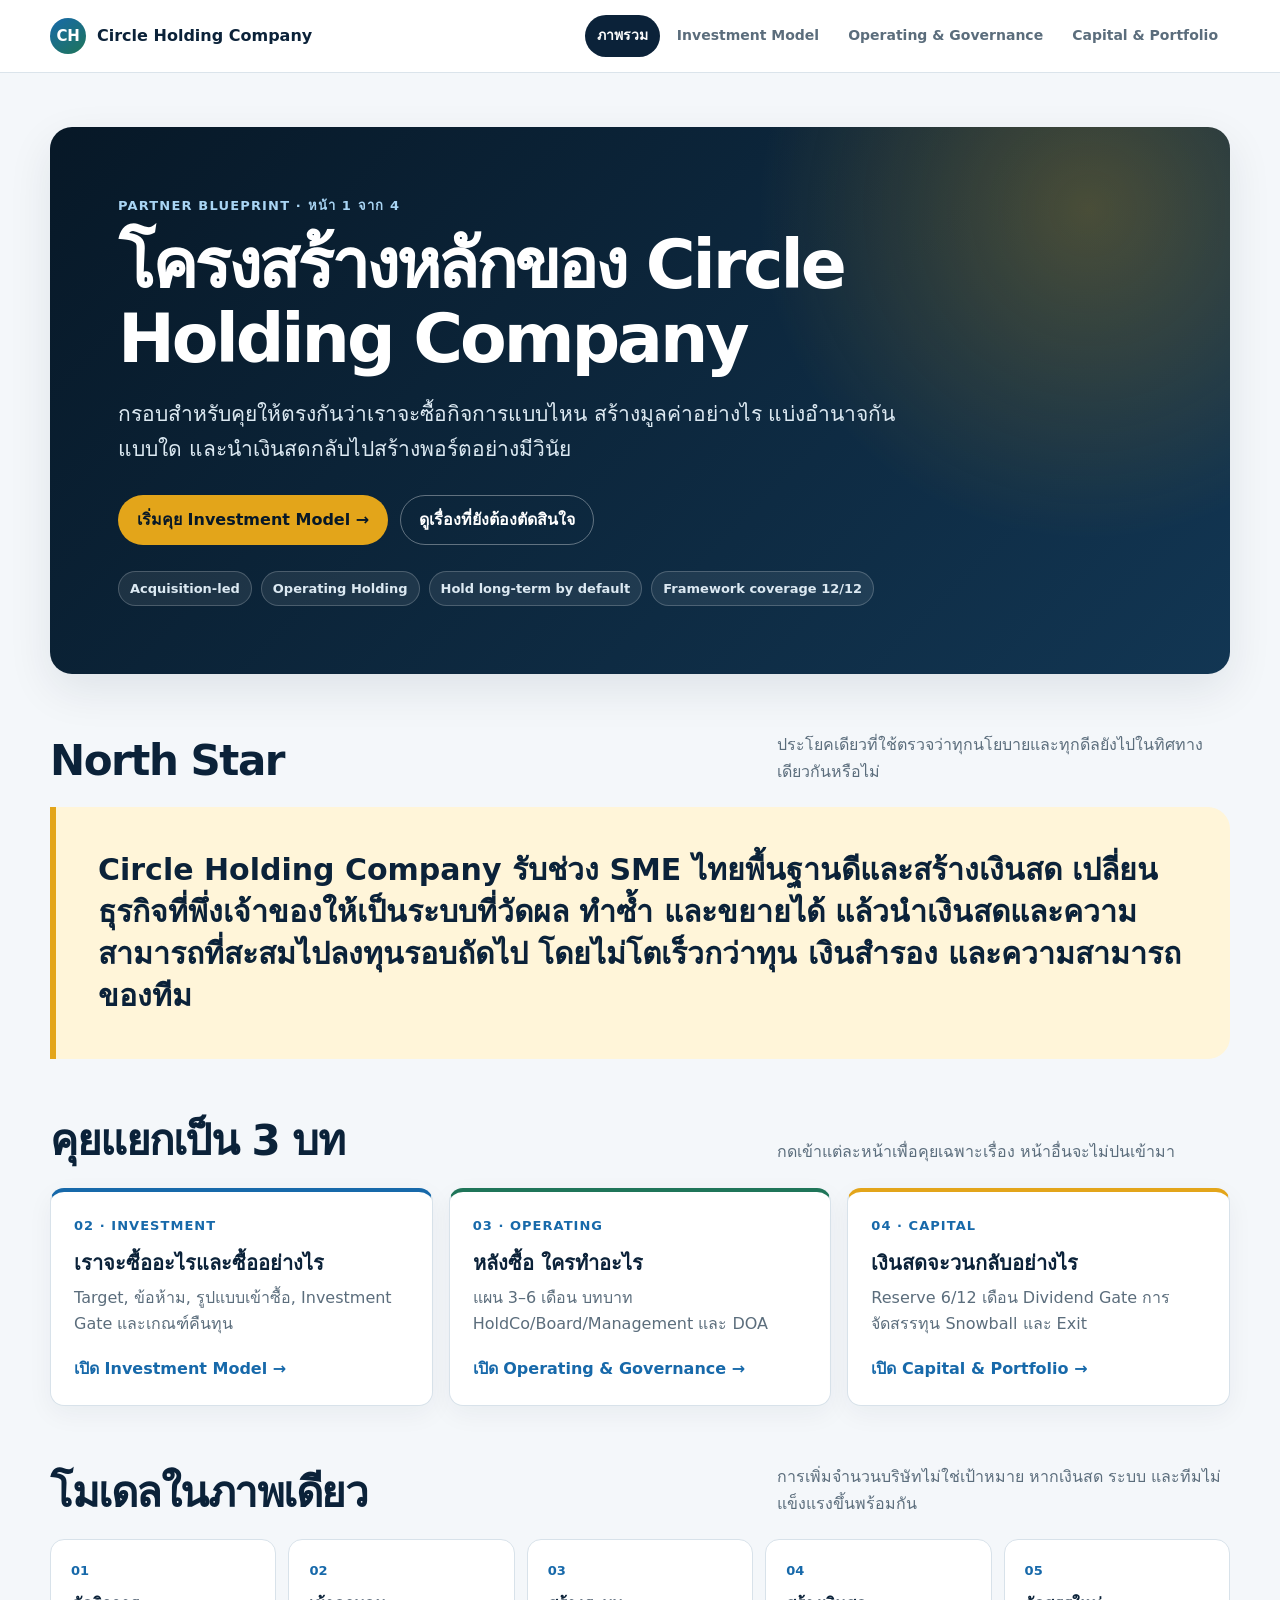
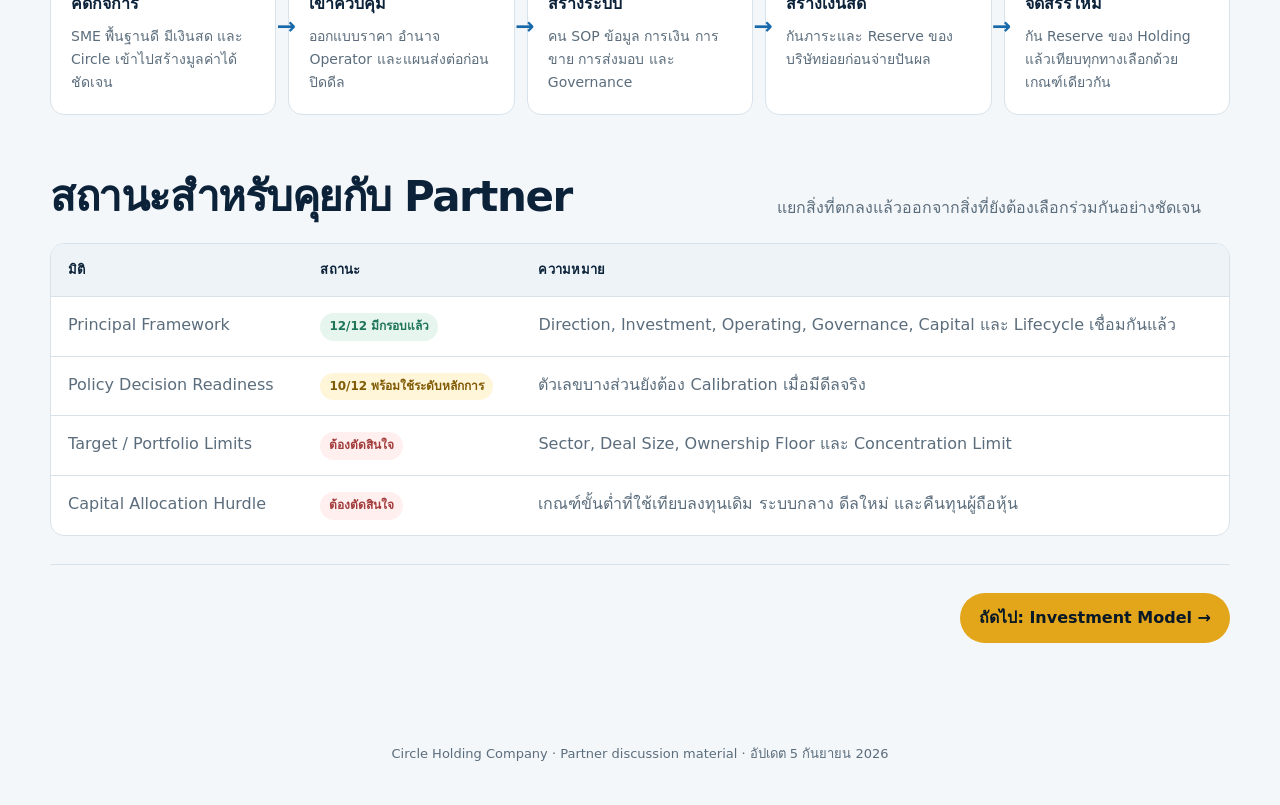
<file: index.html>
<!doctype html>
<html lang="th">
<head>
  <meta charset="utf-8">
  <meta name="viewport" content="width=device-width, initial-scale=1">
  <meta name="description" content="Company Blueprint สำหรับการหารือร่วมกันของ Partner ของ Circle Holding Company">
  <title>Circle Holding Company — Partner Blueprint</title>
  <link rel="stylesheet" href="styles.css">
</head>
<body>
  <header class="site-header">
    <div class="nav-wrap">
      <a class="brand" href="index.html" aria-label="Circle Holding Company — หน้าแรก">
        <span class="brand-mark" aria-hidden="true">CH</span>
        <span>Circle Holding Company</span>
      </a>
      <nav class="site-nav" aria-label="หัวข้อ Partner Blueprint">
        <a class="nav-link" href="index.html" aria-current="page">ภาพรวม</a>
        <a class="nav-link" href="investment-model.html">Investment Model</a>
        <a class="nav-link" href="operating-governance.html">Operating &amp; Governance</a>
        <a class="nav-link" href="capital-portfolio.html">Capital &amp; Portfolio</a>
      </nav>
    </div>
  </header>

  <main class="page-shell">
    <section class="hero">
      <p class="eyebrow">Partner Blueprint · หน้า 1 จาก 4</p>
      <h1>โครงสร้างหลักของ Circle Holding Company</h1>
      <p class="hero-copy">กรอบสำหรับคุยให้ตรงกันว่าเราจะซื้อกิจการแบบไหน สร้างมูลค่าอย่างไร แบ่งอำนาจกันแบบใด และนำเงินสดกลับไปสร้างพอร์ตอย่างมีวินัย</p>
      <div class="hero-actions">
        <a class="button" href="investment-model.html">เริ่มคุย Investment Model →</a>
        <a class="button secondary" href="#decisions">ดูเรื่องที่ยังต้องตัดสินใจ</a>
      </div>
      <div class="status-row" aria-label="สถานะหลัก">
        <span class="pill">Acquisition-led</span>
        <span class="pill">Operating Holding</span>
        <span class="pill">Hold long-term by default</span>
        <span class="pill">Framework coverage 12/12</span>
      </div>
    </section>

    <section class="section" aria-labelledby="north-star-title">
      <div class="section-heading">
        <h2 id="north-star-title">North Star</h2>
        <p>ประโยคเดียวที่ใช้ตรวจว่าทุกนโยบายและทุกดีลยังไปในทิศทางเดียวกันหรือไม่</p>
      </div>
      <div class="north-star">Circle Holding Company รับช่วง SME ไทยพื้นฐานดีและสร้างเงินสด เปลี่ยนธุรกิจที่พึ่งเจ้าของให้เป็นระบบที่วัดผล ทำซ้ำ และขยายได้ แล้วนำเงินสดและความสามารถที่สะสมไปลงทุนรอบถัดไป โดยไม่โตเร็วกว่าทุน เงินสำรอง และความสามารถของทีม</div>
    </section>

    <section class="section" aria-labelledby="chapters-title">
      <div class="section-heading">
        <h2 id="chapters-title">คุยแยกเป็น 3 บท</h2>
        <p>กดเข้าแต่ละหน้าเพื่อคุยเฉพาะเรื่อง หน้าอื่นจะไม่ปนเข้ามา</p>
      </div>
      <div class="grid three">
        <a class="card card-link blue" href="investment-model.html">
          <span class="card-number">02 · INVESTMENT</span>
          <h3>เราจะซื้ออะไรและซื้ออย่างไร</h3>
          <p>Target, ข้อห้าม, รูปแบบเข้าซื้อ, Investment Gate และเกณฑ์คืนทุน</p>
          <span class="link-label">เปิด Investment Model →</span>
        </a>
        <a class="card card-link green" href="operating-governance.html">
          <span class="card-number">03 · OPERATING</span>
          <h3>หลังซื้อ ใครทำอะไร</h3>
          <p>แผน 3–6 เดือน บทบาท HoldCo/Board/Management และ DOA</p>
          <span class="link-label">เปิด Operating &amp; Governance →</span>
        </a>
        <a class="card card-link accent" href="capital-portfolio.html">
          <span class="card-number">04 · CAPITAL</span>
          <h3>เงินสดจะวนกลับอย่างไร</h3>
          <p>Reserve 6/12 เดือน Dividend Gate การจัดสรรทุน Snowball และ Exit</p>
          <span class="link-label">เปิด Capital &amp; Portfolio →</span>
        </a>
      </div>
    </section>

    <section class="section" aria-labelledby="model-title">
      <div class="section-heading">
        <h2 id="model-title">โมเดลในภาพเดียว</h2>
        <p>การเพิ่มจำนวนบริษัทไม่ใช่เป้าหมาย หากเงินสด ระบบ และทีมไม่แข็งแรงขึ้นพร้อมกัน</p>
      </div>
      <div class="flow" aria-label="วงจรภาพรวมของ Circle Holding Company">
        <div class="flow-step"><strong>คัดกิจการ</strong><span>SME พื้นฐานดี มีเงินสด และ Circle เข้าไปสร้างมูลค่าได้ชัดเจน</span></div>
        <div class="flow-step"><strong>เข้าควบคุม</strong><span>ออกแบบราคา อำนาจ Operator และแผนส่งต่อก่อนปิดดีล</span></div>
        <div class="flow-step"><strong>สร้างระบบ</strong><span>คน SOP ข้อมูล การเงิน การขาย การส่งมอบ และ Governance</span></div>
        <div class="flow-step"><strong>สร้างเงินสด</strong><span>กันภาระและ Reserve ของบริษัทย่อยก่อนจ่ายปันผล</span></div>
        <div class="flow-step"><strong>จัดสรรใหม่</strong><span>กัน Reserve ของ Holding แล้วเทียบทุกทางเลือกด้วยเกณฑ์เดียวกัน</span></div>
      </div>
    </section>

    <section class="section" id="decisions" aria-labelledby="decisions-title">
      <div class="section-heading">
        <h2 id="decisions-title">สถานะสำหรับคุยกับ Partner</h2>
        <p>แยกสิ่งที่ตกลงแล้วออกจากสิ่งที่ยังต้องเลือกร่วมกันอย่างชัดเจน</p>
      </div>
      <div class="table-wrap">
        <table>
          <thead><tr><th>มิติ</th><th>สถานะ</th><th>ความหมาย</th></tr></thead>
          <tbody>
            <tr><td>Principal Framework</td><td><span class="tag confirmed">12/12 มีกรอบแล้ว</span></td><td>Direction, Investment, Operating, Governance, Capital และ Lifecycle เชื่อมกันแล้ว</td></tr>
            <tr><td>Policy Decision Readiness</td><td><span class="tag working">10/12 พร้อมใช้ระดับหลักการ</span></td><td>ตัวเลขบางส่วนยังต้อง Calibration เมื่อมีดีลจริง</td></tr>
            <tr><td>Target / Portfolio Limits</td><td><span class="tag open">ต้องตัดสินใจ</span></td><td>Sector, Deal Size, Ownership Floor และ Concentration Limit</td></tr>
            <tr><td>Capital Allocation Hurdle</td><td><span class="tag open">ต้องตัดสินใจ</span></td><td>เกณฑ์ขั้นต่ำที่ใช้เทียบลงทุนเดิม ระบบกลาง ดีลใหม่ และคืนทุนผู้ถือหุ้น</td></tr>
          </tbody>
        </table>
      </div>
    </section>

    <nav class="page-actions" aria-label="ไปหน้าถัดไป">
      <span></span>
      <a class="button" href="investment-model.html">ถัดไป: Investment Model →</a>
    </nav>
  </main>

  <footer class="site-footer">Circle Holding Company · Partner discussion material · อัปเดต 5 กันยายน 2026</footer>
</body>
</html>
</file>
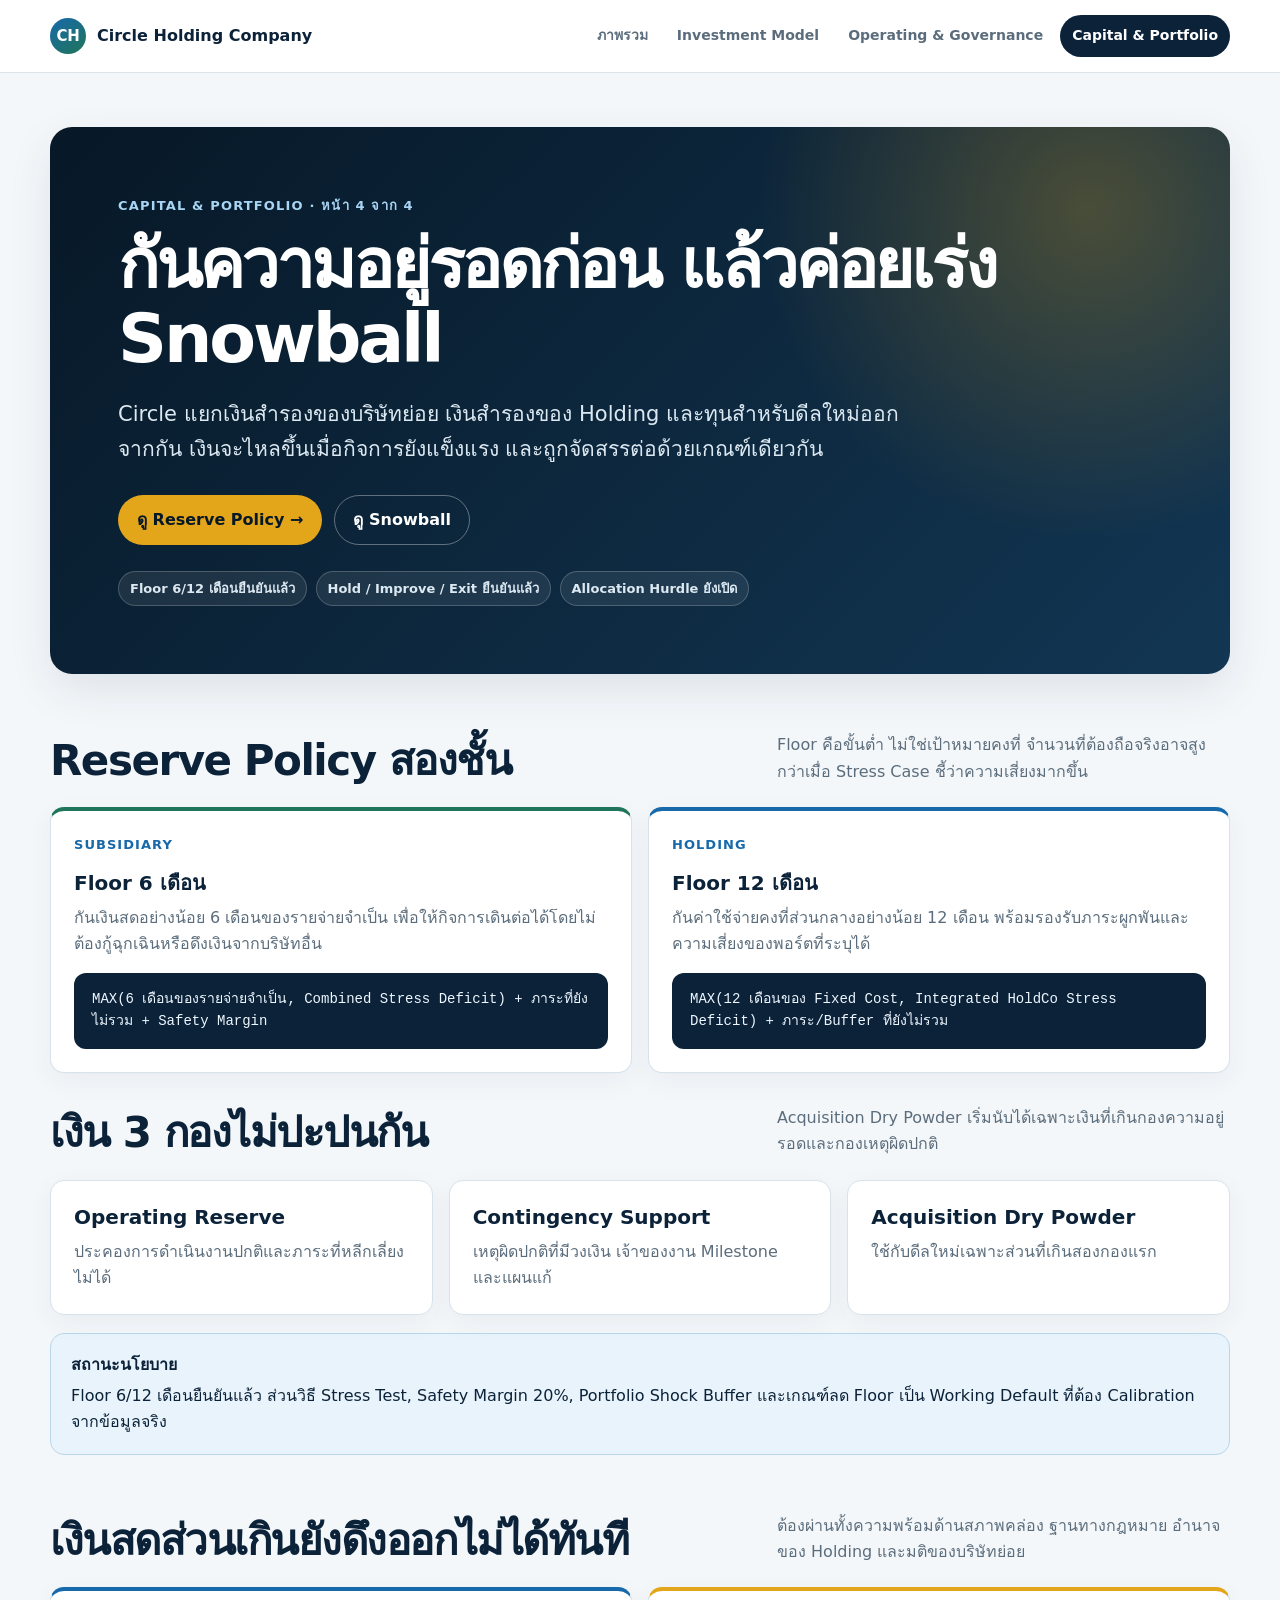
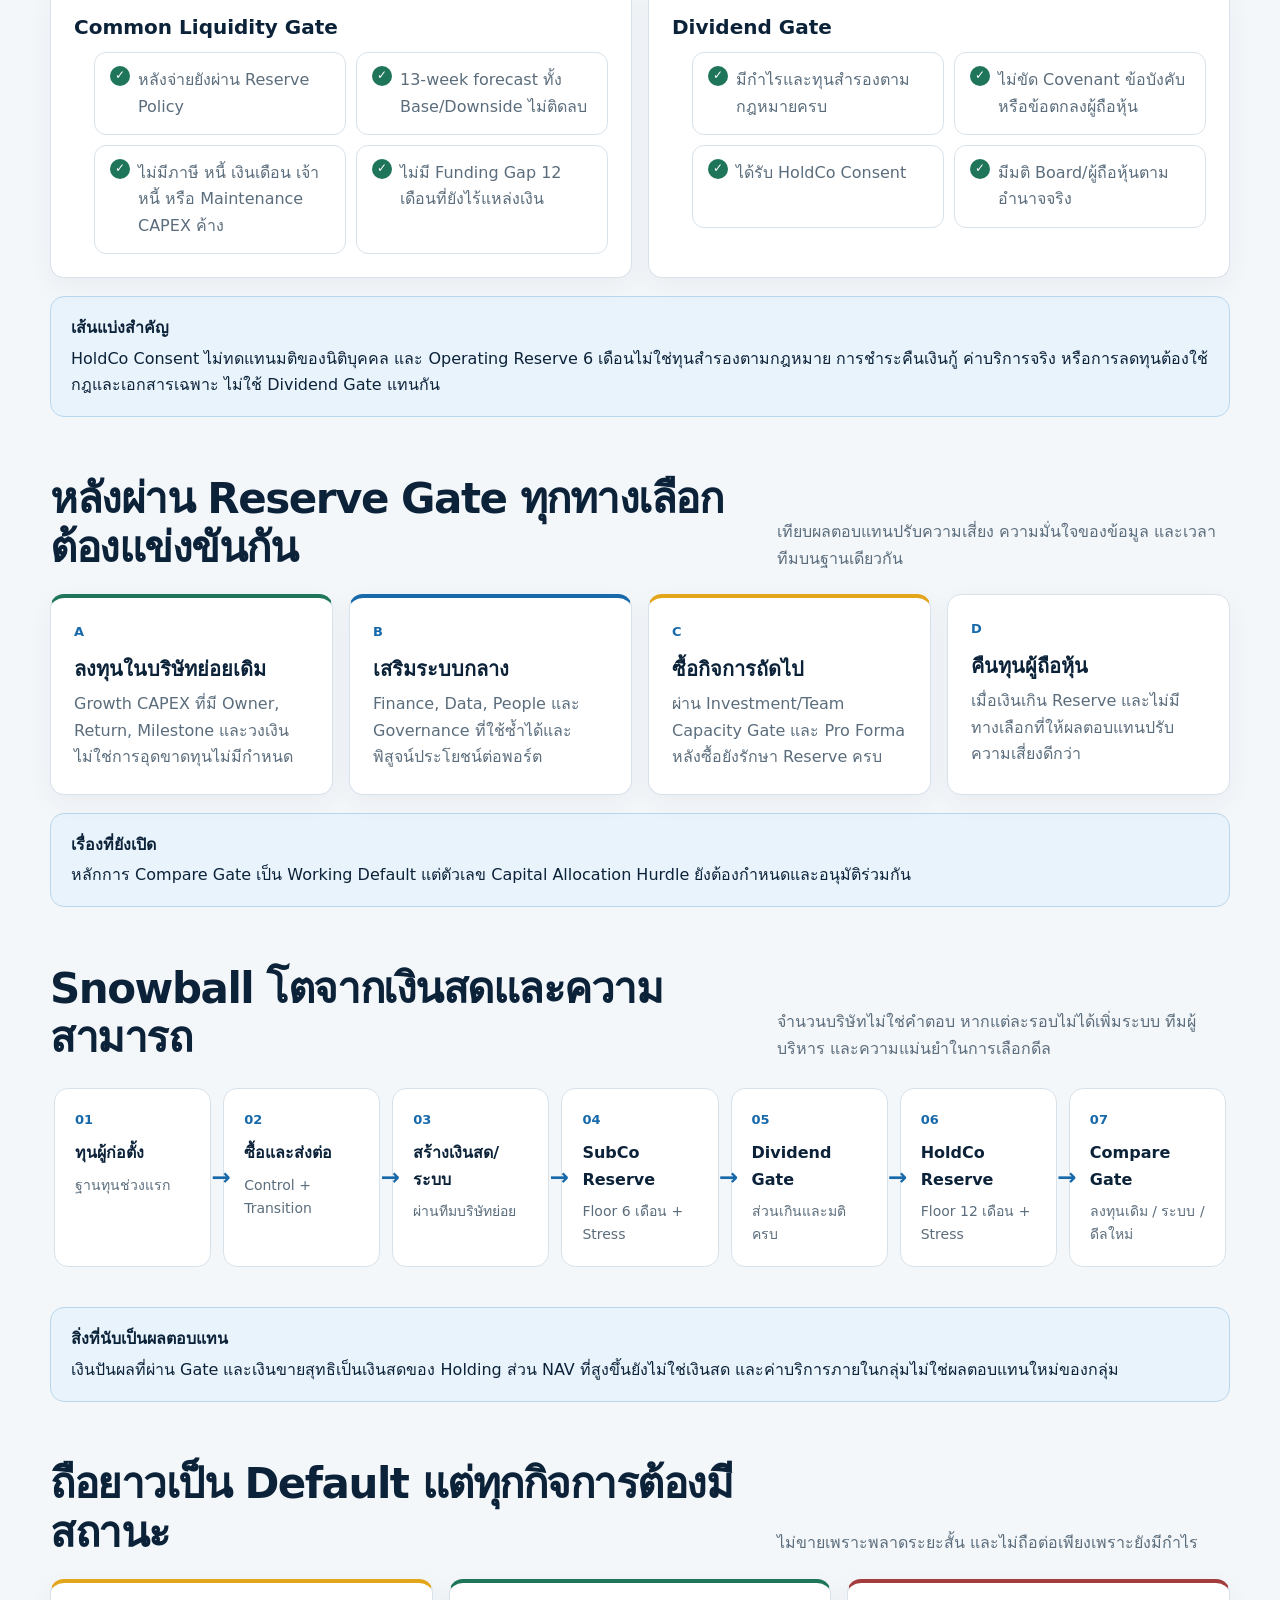
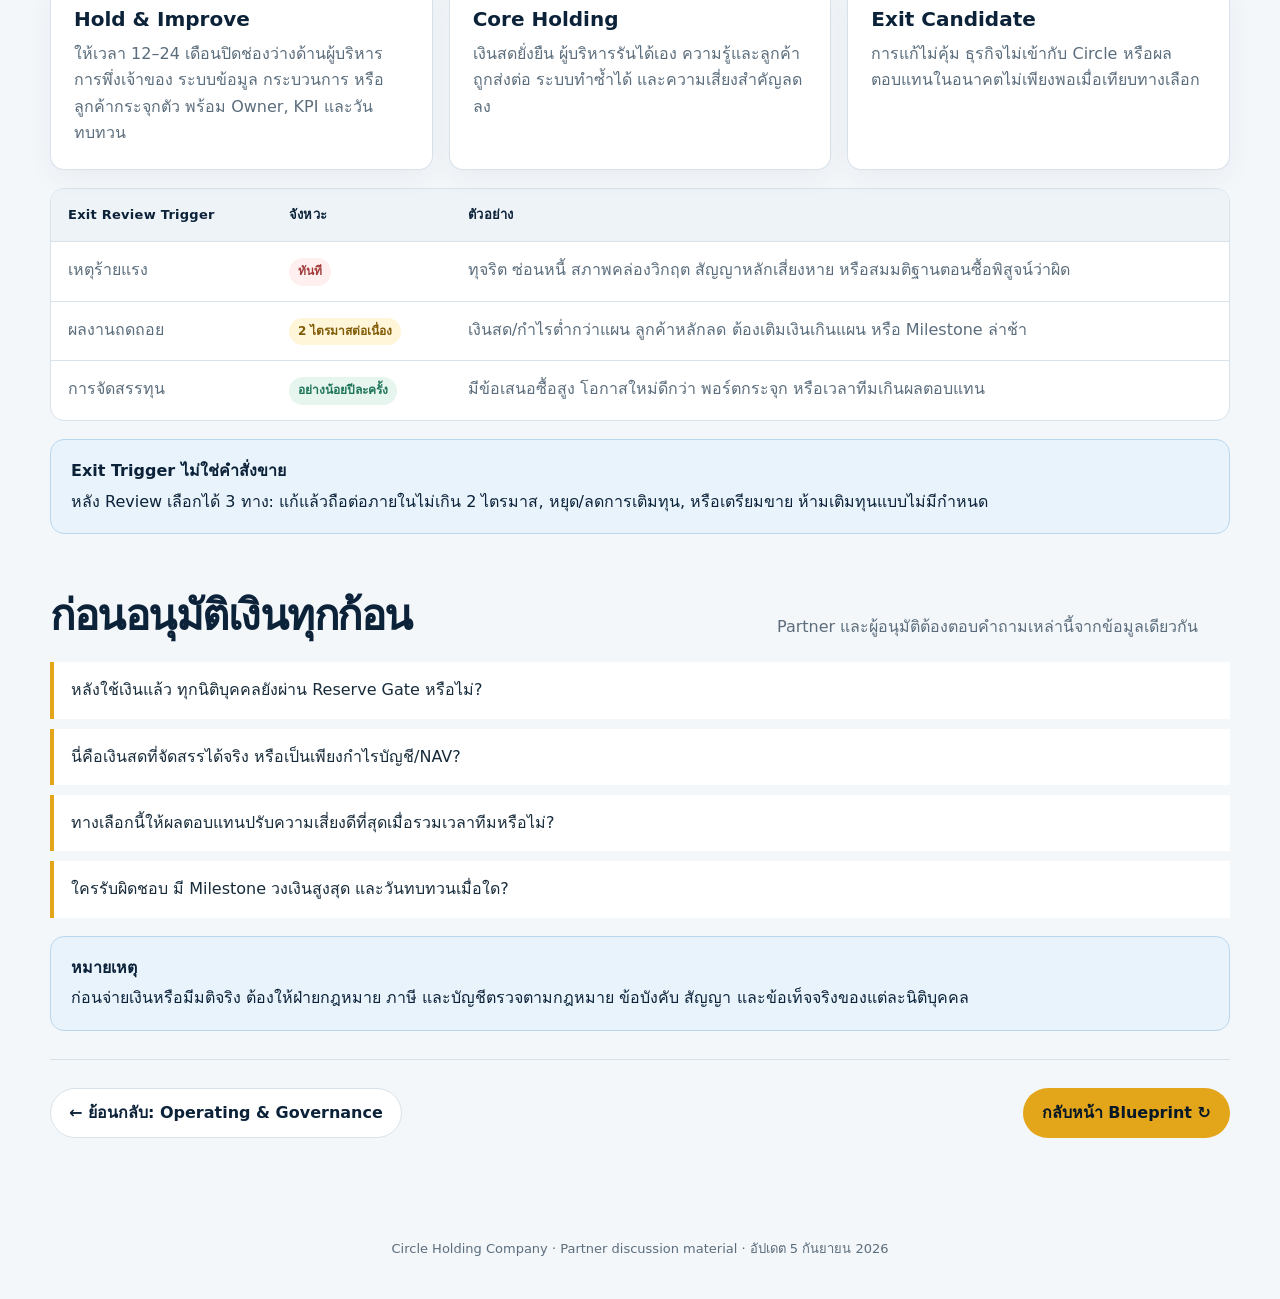
<file: capital-portfolio.html>
<!doctype html>
<html lang="th">
<head>
  <meta charset="utf-8">
  <meta name="viewport" content="width=device-width, initial-scale=1">
  <meta name="description" content="เงินสำรอง การจัดสรรทุน Snowball และ Portfolio Lifecycle ของ Circle Holding Company">
  <title>Capital &amp; Portfolio — Circle Holding Company</title>
  <link rel="stylesheet" href="styles.css">
</head>
<body>
  <header class="site-header">
    <div class="nav-wrap">
      <a class="brand" href="index.html" aria-label="Circle Holding Company — หน้าแรก"><span class="brand-mark" aria-hidden="true">CH</span><span>Circle Holding Company</span></a>
      <nav class="site-nav" aria-label="หัวข้อ Partner Blueprint">
        <a class="nav-link" href="index.html">ภาพรวม</a>
        <a class="nav-link" href="investment-model.html">Investment Model</a>
        <a class="nav-link" href="operating-governance.html">Operating &amp; Governance</a>
        <a class="nav-link" href="capital-portfolio.html" aria-current="page">Capital &amp; Portfolio</a>
      </nav>
    </div>
  </header>

  <main class="page-shell">
    <section class="hero">
      <p class="eyebrow">Capital &amp; Portfolio · หน้า 4 จาก 4</p>
      <h1>กันความอยู่รอดก่อน แล้วค่อยเร่ง Snowball</h1>
      <p class="hero-copy">Circle แยกเงินสำรองของบริษัทย่อย เงินสำรองของ Holding และทุนสำหรับดีลใหม่ออกจากกัน เงินจะไหลขึ้นเมื่อกิจการยังแข็งแรง และถูกจัดสรรต่อด้วยเกณฑ์เดียวกัน</p>
      <div class="hero-actions"><a class="button" href="#reserve-policy">ดู Reserve Policy →</a><a class="button secondary" href="#snowball">ดู Snowball</a></div>
      <div class="status-row"><span class="pill">Floor 6/12 เดือนยืนยันแล้ว</span><span class="pill">Hold / Improve / Exit ยืนยันแล้ว</span><span class="pill">Allocation Hurdle ยังเปิด</span></div>
    </section>

    <section class="section" id="reserve-policy" aria-labelledby="reserve-title">
      <div class="section-heading"><h2 id="reserve-title">Reserve Policy สองชั้น</h2><p>Floor คือขั้นต่ำ ไม่ใช่เป้าหมายคงที่ จำนวนที่ต้องถือจริงอาจสูงกว่าเมื่อ Stress Case ชี้ว่าความเสี่ยงมากขึ้น</p></div>
      <div class="grid two">
        <article class="card green"><span class="card-number">SUBSIDIARY</span><h3>Floor 6 เดือน</h3><p>กันเงินสดอย่างน้อย 6 เดือนของรายจ่ายจำเป็น เพื่อให้กิจการเดินต่อได้โดยไม่ต้องกู้ฉุกเฉินหรือดึงเงินจากบริษัทอื่น</p><div class="formula">MAX(6 เดือนของรายจ่ายจำเป็น, Combined Stress Deficit) + ภาระที่ยังไม่รวม + Safety Margin</div></article>
        <article class="card blue"><span class="card-number">HOLDING</span><h3>Floor 12 เดือน</h3><p>กันค่าใช้จ่ายคงที่ส่วนกลางอย่างน้อย 12 เดือน พร้อมรองรับภาระผูกพันและความเสี่ยงของพอร์ตที่ระบุได้</p><div class="formula">MAX(12 เดือนของ Fixed Cost, Integrated HoldCo Stress Deficit) + ภาระ/Buffer ที่ยังไม่รวม</div></article>
      </div>
      <div class="section-heading" style="margin-top:32px"><h2>เงิน 3 กองไม่ปะปนกัน</h2><p>Acquisition Dry Powder เริ่มนับได้เฉพาะเงินที่เกินกองความอยู่รอดและกองเหตุผิดปกติ</p></div>
      <div class="grid three">
        <article class="card"><h3>Operating Reserve</h3><p>ประคองการดำเนินงานปกติและภาระที่หลีกเลี่ยงไม่ได้</p></article>
        <article class="card"><h3>Contingency Support</h3><p>เหตุผิดปกติที่มีวงเงิน เจ้าของงาน Milestone และแผนแก้</p></article>
        <article class="card"><h3>Acquisition Dry Powder</h3><p>ใช้กับดีลใหม่เฉพาะส่วนที่เกินสองกองแรก</p></article>
      </div>
      <div class="callout"><strong>สถานะนโยบาย</strong>Floor 6/12 เดือนยืนยันแล้ว ส่วนวิธี Stress Test, Safety Margin 20%, Portfolio Shock Buffer และเกณฑ์ลด Floor เป็น Working Default ที่ต้อง Calibration จากข้อมูลจริง</div>
    </section>

    <section class="section" id="dividend-gate" aria-labelledby="dividend-title">
      <div class="section-heading"><h2 id="dividend-title">เงินสดส่วนเกินยังดึงออกไม่ได้ทันที</h2><p>ต้องผ่านทั้งความพร้อมด้านสภาพคล่อง ฐานทางกฎหมาย อำนาจของ Holding และมติของบริษัทย่อย</p></div>
      <div class="grid two">
        <article class="card blue"><h3>Common Liquidity Gate</h3><ul class="check-list"><li>หลังจ่ายยังผ่าน Reserve Policy</li><li>13-week forecast ทั้ง Base/Downside ไม่ติดลบ</li><li>ไม่มีภาษี หนี้ เงินเดือน เจ้าหนี้ หรือ Maintenance CAPEX ค้าง</li><li>ไม่มี Funding Gap 12 เดือนที่ยังไร้แหล่งเงิน</li></ul></article>
        <article class="card accent"><h3>Dividend Gate</h3><ul class="check-list"><li>มีกำไรและทุนสำรองตามกฎหมายครบ</li><li>ไม่ขัด Covenant ข้อบังคับ หรือข้อตกลงผู้ถือหุ้น</li><li>ได้รับ HoldCo Consent</li><li>มีมติ Board/ผู้ถือหุ้นตามอำนาจจริง</li></ul></article>
      </div>
      <div class="callout"><strong>เส้นแบ่งสำคัญ</strong>HoldCo Consent ไม่ทดแทนมติของนิติบุคคล และ Operating Reserve 6 เดือนไม่ใช่ทุนสำรองตามกฎหมาย การชำระคืนเงินกู้ ค่าบริการจริง หรือการลดทุนต้องใช้กฎและเอกสารเฉพาะ ไม่ใช้ Dividend Gate แทนกัน</div>
    </section>

    <section class="section" id="capital-allocation" aria-labelledby="allocation-title">
      <div class="section-heading"><h2 id="allocation-title">หลังผ่าน Reserve Gate ทุกทางเลือกต้องแข่งขันกัน</h2><p>เทียบผลตอบแทนปรับความเสี่ยง ความมั่นใจของข้อมูล และเวลาทีมบนฐานเดียวกัน</p></div>
      <div class="grid four">
        <article class="card green"><span class="card-number">A</span><h3>ลงทุนในบริษัทย่อยเดิม</h3><p>Growth CAPEX ที่มี Owner, Return, Milestone และวงเงิน ไม่ใช่การอุดขาดทุนไม่มีกำหนด</p></article>
        <article class="card blue"><span class="card-number">B</span><h3>เสริมระบบกลาง</h3><p>Finance, Data, People และ Governance ที่ใช้ซ้ำได้และพิสูจน์ประโยชน์ต่อพอร์ต</p></article>
        <article class="card accent"><span class="card-number">C</span><h3>ซื้อกิจการถัดไป</h3><p>ผ่าน Investment/Team Capacity Gate และ Pro Forma หลังซื้อยังรักษา Reserve ครบ</p></article>
        <article class="card"><span class="card-number">D</span><h3>คืนทุนผู้ถือหุ้น</h3><p>เมื่อเงินเกิน Reserve และไม่มีทางเลือกที่ให้ผลตอบแทนปรับความเสี่ยงดีกว่า</p></article>
      </div>
      <div class="callout"><strong>เรื่องที่ยังเปิด</strong>หลักการ Compare Gate เป็น Working Default แต่ตัวเลข Capital Allocation Hurdle ยังต้องกำหนดและอนุมัติร่วมกัน</div>
    </section>

    <section class="section" id="snowball" aria-labelledby="snowball-title">
      <div class="section-heading"><h2 id="snowball-title">Snowball โตจากเงินสดและความสามารถ</h2><p>จำนวนบริษัทไม่ใช่คำตอบ หากแต่ละรอบไม่ได้เพิ่มระบบ ทีมผู้บริหาร และความแม่นยำในการเลือกดีล</p></div>
      <div class="flow seven-steps">
        <div class="flow-step"><strong>ทุนผู้ก่อตั้ง</strong><span>ฐานทุนช่วงแรก</span></div>
        <div class="flow-step"><strong>ซื้อและส่งต่อ</strong><span>Control + Transition</span></div>
        <div class="flow-step"><strong>สร้างเงินสด/ระบบ</strong><span>ผ่านทีมบริษัทย่อย</span></div>
        <div class="flow-step"><strong>SubCo Reserve</strong><span>Floor 6 เดือน + Stress</span></div>
        <div class="flow-step"><strong>Dividend Gate</strong><span>ส่วนเกินและมติครบ</span></div>
        <div class="flow-step"><strong>HoldCo Reserve</strong><span>Floor 12 เดือน + Stress</span></div>
        <div class="flow-step"><strong>Compare Gate</strong><span>ลงทุนเดิม / ระบบ / ดีลใหม่</span></div>
      </div>
      <div class="callout"><strong>สิ่งที่นับเป็นผลตอบแทน</strong>เงินปันผลที่ผ่าน Gate และเงินขายสุทธิเป็นเงินสดของ Holding ส่วน NAV ที่สูงขึ้นยังไม่ใช่เงินสด และค่าบริการภายในกลุ่มไม่ใช่ผลตอบแทนใหม่ของกลุ่ม</div>
    </section>

    <section class="section" aria-labelledby="lifecycle-title">
      <div class="section-heading"><h2 id="lifecycle-title">ถือยาวเป็น Default แต่ทุกกิจการต้องมีสถานะ</h2><p>ไม่ขายเพราะพลาดระยะสั้น และไม่ถือต่อเพียงเพราะยังมีกำไร</p></div>
      <div class="grid three">
        <article class="card accent"><h3>Hold &amp; Improve</h3><p>ให้เวลา 12–24 เดือนปิดช่องว่างด้านผู้บริหาร การพึ่งเจ้าของ ระบบข้อมูล กระบวนการ หรือลูกค้ากระจุกตัว พร้อม Owner, KPI และวันทบทวน</p></article>
        <article class="card green"><h3>Core Holding</h3><p>เงินสดยั่งยืน ผู้บริหารรันได้เอง ความรู้และลูกค้าถูกส่งต่อ ระบบทำซ้ำได้ และความเสี่ยงสำคัญลดลง</p></article>
        <article class="card danger"><h3>Exit Candidate</h3><p>การแก้ไม่คุ้ม ธุรกิจไม่เข้ากับ Circle หรือผลตอบแทนในอนาคตไม่เพียงพอเมื่อเทียบทางเลือก</p></article>
      </div>
      <div class="table-wrap" style="margin-top:18px">
        <table>
          <thead><tr><th>Exit Review Trigger</th><th>จังหวะ</th><th>ตัวอย่าง</th></tr></thead>
          <tbody>
            <tr><td>เหตุร้ายแรง</td><td><span class="tag open">ทันที</span></td><td>ทุจริต ซ่อนหนี้ สภาพคล่องวิกฤต สัญญาหลักเสี่ยงหาย หรือสมมติฐานตอนซื้อพิสูจน์ว่าผิด</td></tr>
            <tr><td>ผลงานถดถอย</td><td><span class="tag working">2 ไตรมาสต่อเนื่อง</span></td><td>เงินสด/กำไรต่ำกว่าแผน ลูกค้าหลักลด ต้องเติมเงินเกินแผน หรือ Milestone ล่าช้า</td></tr>
            <tr><td>การจัดสรรทุน</td><td><span class="tag confirmed">อย่างน้อยปีละครั้ง</span></td><td>มีข้อเสนอซื้อสูง โอกาสใหม่ดีกว่า พอร์ตกระจุก หรือเวลาทีมเกินผลตอบแทน</td></tr>
          </tbody>
        </table>
      </div>
      <div class="callout"><strong>Exit Trigger ไม่ใช่คำสั่งขาย</strong>หลัง Review เลือกได้ 3 ทาง: แก้แล้วถือต่อภายในไม่เกิน 2 ไตรมาส, หยุด/ลดการเติมทุน, หรือเตรียมขาย ห้ามเติมทุนแบบไม่มีกำหนด</div>
    </section>

    <section class="section" aria-labelledby="questions-title">
      <div class="section-heading"><h2 id="questions-title">ก่อนอนุมัติเงินทุกก้อน</h2><p>Partner และผู้อนุมัติต้องตอบคำถามเหล่านี้จากข้อมูลเดียวกัน</p></div>
      <ul class="decision-list"><li>หลังใช้เงินแล้ว ทุกนิติบุคคลยังผ่าน Reserve Gate หรือไม่?</li><li>นี่คือเงินสดที่จัดสรรได้จริง หรือเป็นเพียงกำไรบัญชี/NAV?</li><li>ทางเลือกนี้ให้ผลตอบแทนปรับความเสี่ยงดีที่สุดเมื่อรวมเวลาทีมหรือไม่?</li><li>ใครรับผิดชอบ มี Milestone วงเงินสูงสุด และวันทบทวนเมื่อใด?</li></ul>
    </section>

    <aside class="callout"><strong>หมายเหตุ</strong>ก่อนจ่ายเงินหรือมีมติจริง ต้องให้ฝ่ายกฎหมาย ภาษี และบัญชีตรวจตามกฎหมาย ข้อบังคับ สัญญา และข้อเท็จจริงของแต่ละนิติบุคคล</aside>

    <nav class="page-actions" aria-label="เปลี่ยนหน้า"><a class="button ghost" href="operating-governance.html">← ย้อนกลับ: Operating &amp; Governance</a><a class="button" href="index.html">กลับหน้า Blueprint ↻</a></nav>
  </main>

  <footer class="site-footer">Circle Holding Company · Partner discussion material · อัปเดต 5 กันยายน 2026</footer>
</body>
</html>
</file>
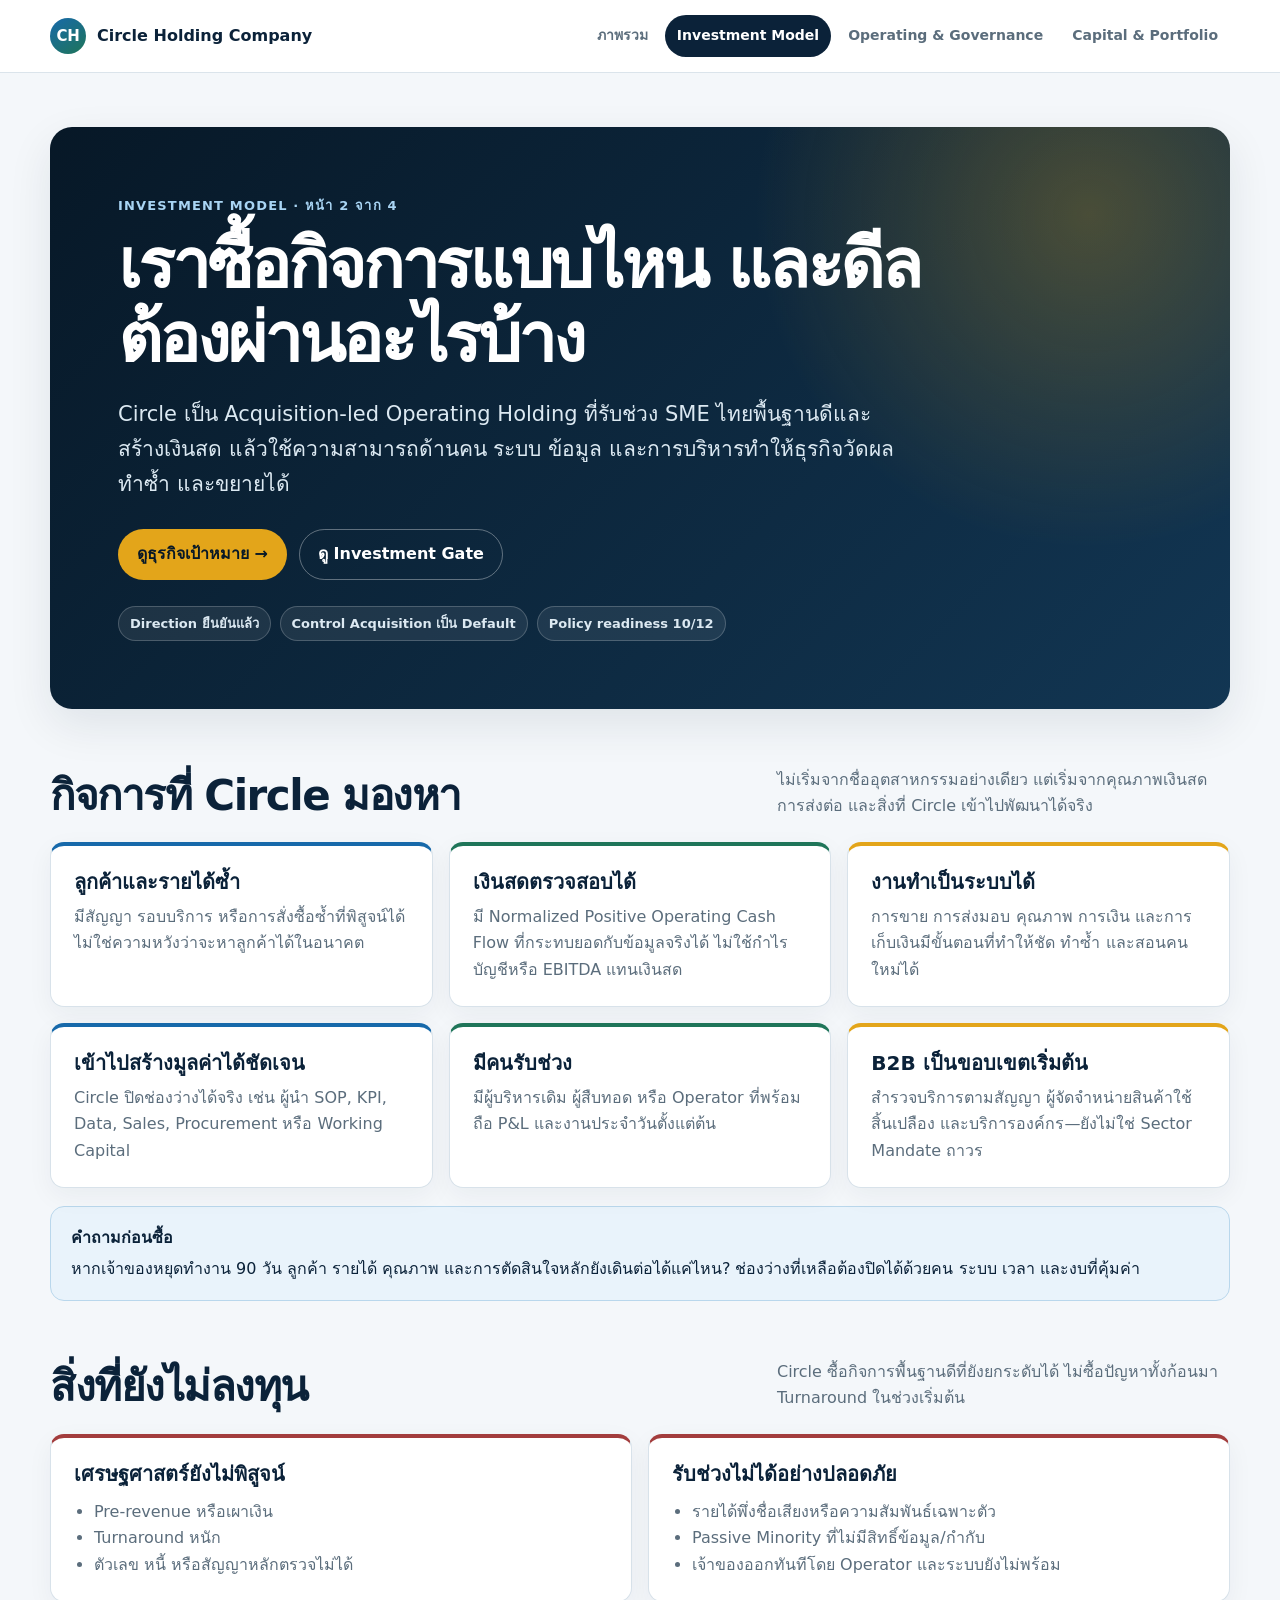
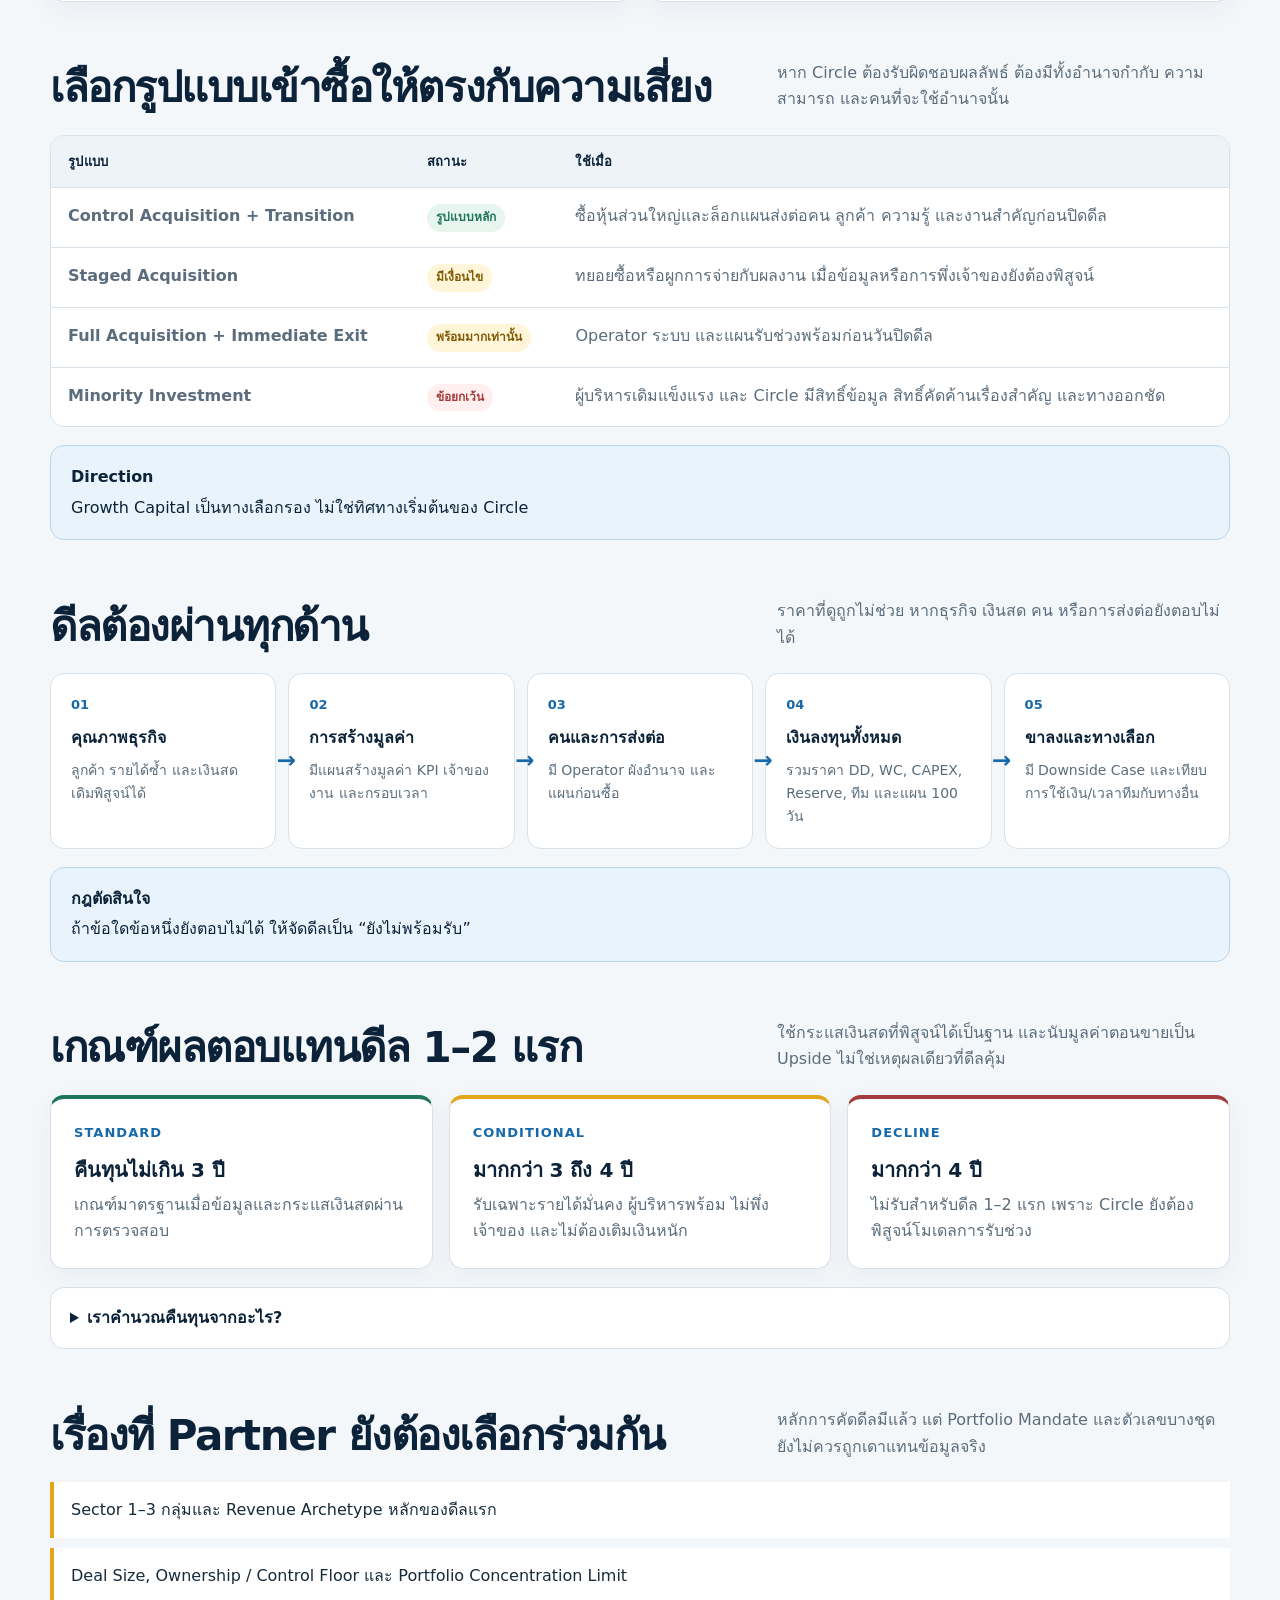
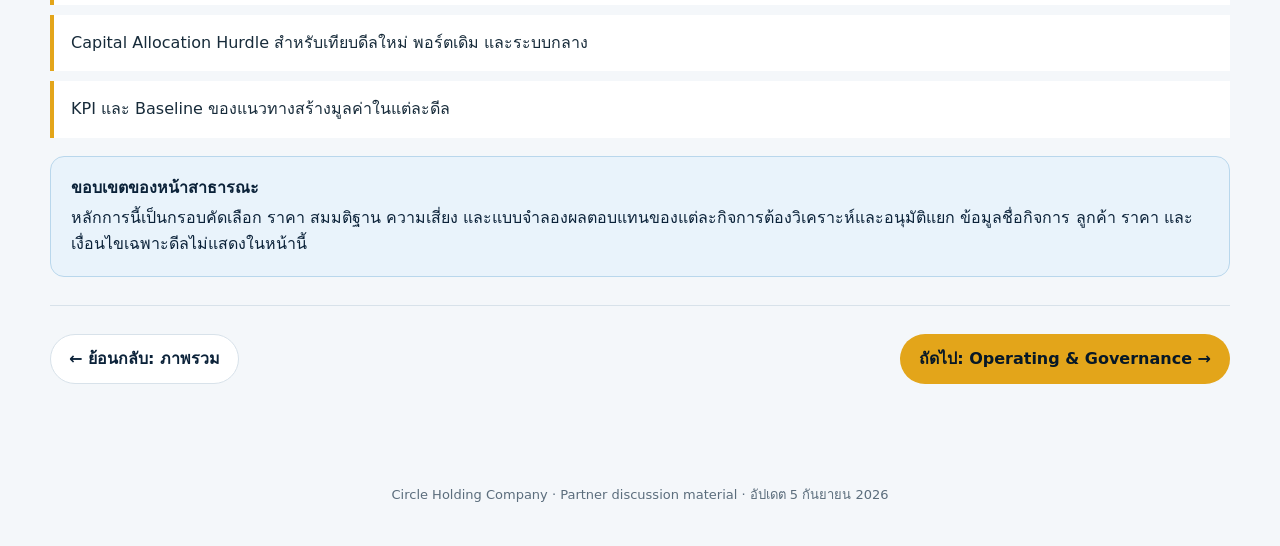
<file: investment-model.html>
<!doctype html>
<html lang="th">
<head>
  <meta charset="utf-8">
  <meta name="viewport" content="width=device-width, initial-scale=1">
  <meta name="description" content="ธุรกิจเป้าหมาย รูปแบบเข้าซื้อ และ Investment Gate ของ Circle Holding Company">
  <title>Investment Model — Circle Holding Company</title>
  <link rel="stylesheet" href="styles.css">
</head>
<body>
  <header class="site-header">
    <div class="nav-wrap">
      <a class="brand" href="index.html" aria-label="Circle Holding Company — หน้าแรก"><span class="brand-mark" aria-hidden="true">CH</span><span>Circle Holding Company</span></a>
      <nav class="site-nav" aria-label="หัวข้อ Partner Blueprint">
        <a class="nav-link" href="index.html">ภาพรวม</a>
        <a class="nav-link" href="investment-model.html" aria-current="page">Investment Model</a>
        <a class="nav-link" href="operating-governance.html">Operating &amp; Governance</a>
        <a class="nav-link" href="capital-portfolio.html">Capital &amp; Portfolio</a>
      </nav>
    </div>
  </header>

  <main class="page-shell">
    <section class="hero">
      <p class="eyebrow">Investment Model · หน้า 2 จาก 4</p>
      <h1>เราซื้อกิจการแบบไหน และดีลต้องผ่านอะไรบ้าง</h1>
      <p class="hero-copy">Circle เป็น Acquisition-led Operating Holding ที่รับช่วง SME ไทยพื้นฐานดีและสร้างเงินสด แล้วใช้ความสามารถด้านคน ระบบ ข้อมูล และการบริหารทำให้ธุรกิจวัดผล ทำซ้ำ และขยายได้</p>
      <div class="hero-actions"><a class="button" href="#target">ดูธุรกิจเป้าหมาย →</a><a class="button secondary" href="#investment-gate">ดู Investment Gate</a></div>
      <div class="status-row"><span class="pill">Direction ยืนยันแล้ว</span><span class="pill">Control Acquisition เป็น Default</span><span class="pill">Policy readiness 10/12</span></div>
    </section>

    <section class="section" id="target" aria-labelledby="target-title">
      <div class="section-heading"><h2 id="target-title">กิจการที่ Circle มองหา</h2><p>ไม่เริ่มจากชื่ออุตสาหกรรมอย่างเดียว แต่เริ่มจากคุณภาพเงินสด การส่งต่อ และสิ่งที่ Circle เข้าไปพัฒนาได้จริง</p></div>
      <div class="grid three">
        <article class="card blue"><h3>ลูกค้าและรายได้ซ้ำ</h3><p>มีสัญญา รอบบริการ หรือการสั่งซื้อซ้ำที่พิสูจน์ได้ ไม่ใช่ความหวังว่าจะหาลูกค้าได้ในอนาคต</p></article>
        <article class="card green"><h3>เงินสดตรวจสอบได้</h3><p>มี Normalized Positive Operating Cash Flow ที่กระทบยอดกับข้อมูลจริงได้ ไม่ใช้กำไรบัญชีหรือ EBITDA แทนเงินสด</p></article>
        <article class="card accent"><h3>งานทำเป็นระบบได้</h3><p>การขาย การส่งมอบ คุณภาพ การเงิน และการเก็บเงินมีขั้นตอนที่ทำให้ชัด ทำซ้ำ และสอนคนใหม่ได้</p></article>
        <article class="card blue"><h3>เข้าไปสร้างมูลค่าได้ชัดเจน</h3><p>Circle ปิดช่องว่างได้จริง เช่น ผู้นำ SOP, KPI, Data, Sales, Procurement หรือ Working Capital</p></article>
        <article class="card green"><h3>มีคนรับช่วง</h3><p>มีผู้บริหารเดิม ผู้สืบทอด หรือ Operator ที่พร้อมถือ P&amp;L และงานประจำวันตั้งแต่ต้น</p></article>
        <article class="card accent"><h3>B2B เป็นขอบเขตเริ่มต้น</h3><p>สำรวจบริการตามสัญญา ผู้จัดจำหน่ายสินค้าใช้สิ้นเปลือง และบริการองค์กร—ยังไม่ใช่ Sector Mandate ถาวร</p></article>
      </div>
      <div class="callout"><strong>คำถามก่อนซื้อ</strong>หากเจ้าของหยุดทำงาน 90 วัน ลูกค้า รายได้ คุณภาพ และการตัดสินใจหลักยังเดินต่อได้แค่ไหน? ช่องว่างที่เหลือต้องปิดได้ด้วยคน ระบบ เวลา และงบที่คุ้มค่า</div>
    </section>

    <section class="section" aria-labelledby="exclusions-title">
      <div class="section-heading"><h2 id="exclusions-title">สิ่งที่ยังไม่ลงทุน</h2><p>Circle ซื้อกิจการพื้นฐานดีที่ยังยกระดับได้ ไม่ซื้อปัญหาทั้งก้อนมา Turnaround ในช่วงเริ่มต้น</p></div>
      <div class="grid two">
        <article class="card danger"><h3>เศรษฐศาสตร์ยังไม่พิสูจน์</h3><ul><li>Pre-revenue หรือเผาเงิน</li><li>Turnaround หนัก</li><li>ตัวเลข หนี้ หรือสัญญาหลักตรวจไม่ได้</li></ul></article>
        <article class="card danger"><h3>รับช่วงไม่ได้อย่างปลอดภัย</h3><ul><li>รายได้พึ่งชื่อเสียงหรือความสัมพันธ์เฉพาะตัว</li><li>Passive Minority ที่ไม่มีสิทธิ์ข้อมูล/กำกับ</li><li>เจ้าของออกทันทีโดย Operator และระบบยังไม่พร้อม</li></ul></article>
      </div>
    </section>

    <section class="section" aria-labelledby="entry-title">
      <div class="section-heading"><h2 id="entry-title">เลือกรูปแบบเข้าซื้อให้ตรงกับความเสี่ยง</h2><p>หาก Circle ต้องรับผิดชอบผลลัพธ์ ต้องมีทั้งอำนาจกำกับ ความสามารถ และคนที่จะใช้อำนาจนั้น</p></div>
      <div class="table-wrap">
        <table>
          <thead><tr><th>รูปแบบ</th><th>สถานะ</th><th>ใช้เมื่อ</th></tr></thead>
          <tbody>
            <tr><td><strong>Control Acquisition + Transition</strong></td><td><span class="tag confirmed">รูปแบบหลัก</span></td><td>ซื้อหุ้นส่วนใหญ่และล็อกแผนส่งต่อคน ลูกค้า ความรู้ และงานสำคัญก่อนปิดดีล</td></tr>
            <tr><td><strong>Staged Acquisition</strong></td><td><span class="tag working">มีเงื่อนไข</span></td><td>ทยอยซื้อหรือผูกการจ่ายกับผลงาน เมื่อข้อมูลหรือการพึ่งเจ้าของยังต้องพิสูจน์</td></tr>
            <tr><td><strong>Full Acquisition + Immediate Exit</strong></td><td><span class="tag working">พร้อมมากเท่านั้น</span></td><td>Operator ระบบ และแผนรับช่วงพร้อมก่อนวันปิดดีล</td></tr>
            <tr><td><strong>Minority Investment</strong></td><td><span class="tag open">ข้อยกเว้น</span></td><td>ผู้บริหารเดิมแข็งแรง และ Circle มีสิทธิ์ข้อมูล สิทธิ์คัดค้านเรื่องสำคัญ และทางออกชัด</td></tr>
          </tbody>
        </table>
      </div>
      <div class="callout"><strong>Direction</strong>Growth Capital เป็นทางเลือกรอง ไม่ใช่ทิศทางเริ่มต้นของ Circle</div>
    </section>

    <section class="section" id="investment-gate" aria-labelledby="gate-title">
      <div class="section-heading"><h2 id="gate-title">ดีลต้องผ่านทุกด้าน</h2><p>ราคาที่ดูถูกไม่ช่วย หากธุรกิจ เงินสด คน หรือการส่งต่อยังตอบไม่ได้</p></div>
      <div class="flow">
        <div class="flow-step"><strong>คุณภาพธุรกิจ</strong><span>ลูกค้า รายได้ซ้ำ และเงินสดเดิมพิสูจน์ได้</span></div>
        <div class="flow-step"><strong>การสร้างมูลค่า</strong><span>มีแผนสร้างมูลค่า KPI เจ้าของงาน และกรอบเวลา</span></div>
        <div class="flow-step"><strong>คนและการส่งต่อ</strong><span>มี Operator ผังอำนาจ และแผนก่อนซื้อ</span></div>
        <div class="flow-step"><strong>เงินลงทุนทั้งหมด</strong><span>รวมราคา DD, WC, CAPEX, Reserve, ทีม และแผน 100 วัน</span></div>
        <div class="flow-step"><strong>ขาลงและทางเลือก</strong><span>มี Downside Case และเทียบการใช้เงิน/เวลาทีมกับทางอื่น</span></div>
      </div>
      <div class="callout"><strong>กฎตัดสินใจ</strong>ถ้าข้อใดข้อหนึ่งยังตอบไม่ได้ ให้จัดดีลเป็น “ยังไม่พร้อมรับ”</div>
    </section>

    <section class="section" aria-labelledby="return-title">
      <div class="section-heading"><h2 id="return-title">เกณฑ์ผลตอบแทนดีล 1–2 แรก</h2><p>ใช้กระแสเงินสดที่พิสูจน์ได้เป็นฐาน และนับมูลค่าตอนขายเป็น Upside ไม่ใช่เหตุผลเดียวที่ดีลคุ้ม</p></div>
      <div class="grid three">
        <article class="card green"><span class="card-number">STANDARD</span><h3>คืนทุนไม่เกิน 3 ปี</h3><p>เกณฑ์มาตรฐานเมื่อข้อมูลและกระแสเงินสดผ่านการตรวจสอบ</p></article>
        <article class="card accent"><span class="card-number">CONDITIONAL</span><h3>มากกว่า 3 ถึง 4 ปี</h3><p>รับเฉพาะรายได้มั่นคง ผู้บริหารพร้อม ไม่พึ่งเจ้าของ และไม่ต้องเติมเงินหนัก</p></article>
        <article class="card danger"><span class="card-number">DECLINE</span><h3>มากกว่า 4 ปี</h3><p>ไม่รับสำหรับดีล 1–2 แรก เพราะ Circle ยังต้องพิสูจน์โมเดลการรับช่วง</p></article>
      </div>
      <details><summary>เราคำนวณคืนทุนจากอะไร?</summary><p><strong>Equity Invested Capital</strong> คือเงินสดทั้งหมดที่ Circle ต้องใส่ ไม่ใช่เฉพาะราคาหุ้น โดยรวมค่า DD/ปิดดีล Working Capital, Catch-up CAPEX, แผน 100 วัน ต้นทุนทีม Operating Reserve และ Equity ที่ใช้จัดการหนี้ โดยไม่นับหนี้ใหม่เป็น Equity ซ้ำ</p><p><strong>Cash to Equity for Payback</strong> คือเงินสดยั่งยืนหลัง OPEX ภาษี Debt Service, Working Capital, Maintenance CAPEX และการเติม Reserve ตาม Policy ระยะคืนทุนคือปีที่กระแสเงินสดสะสมคืน Equity Invested Capital ครบ</p></details>
    </section>

    <section class="section" aria-labelledby="status-title">
      <div class="section-heading"><h2 id="status-title">เรื่องที่ Partner ยังต้องเลือกร่วมกัน</h2><p>หลักการคัดดีลมีแล้ว แต่ Portfolio Mandate และตัวเลขบางชุดยังไม่ควรถูกเดาแทนข้อมูลจริง</p></div>
      <ul class="decision-list">
        <li>Sector 1–3 กลุ่มและ Revenue Archetype หลักของดีลแรก</li>
        <li>Deal Size, Ownership / Control Floor และ Portfolio Concentration Limit</li>
        <li>Capital Allocation Hurdle สำหรับเทียบดีลใหม่ พอร์ตเดิม และระบบกลาง</li>
        <li>KPI และ Baseline ของแนวทางสร้างมูลค่าในแต่ละดีล</li>
      </ul>
    </section>

    <aside class="callout"><strong>ขอบเขตของหน้าสาธารณะ</strong>หลักการนี้เป็นกรอบคัดเลือก ราคา สมมติฐาน ความเสี่ยง และแบบจำลองผลตอบแทนของแต่ละกิจการต้องวิเคราะห์และอนุมัติแยก ข้อมูลชื่อกิจการ ลูกค้า ราคา และเงื่อนไขเฉพาะดีลไม่แสดงในหน้านี้</aside>

    <nav class="page-actions" aria-label="เปลี่ยนหน้า"><a class="button ghost" href="index.html">← ย้อนกลับ: ภาพรวม</a><a class="button" href="operating-governance.html">ถัดไป: Operating &amp; Governance →</a></nav>
  </main>

  <footer class="site-footer">Circle Holding Company · Partner discussion material · อัปเดต 5 กันยายน 2026</footer>
</body>
</html>
</file>
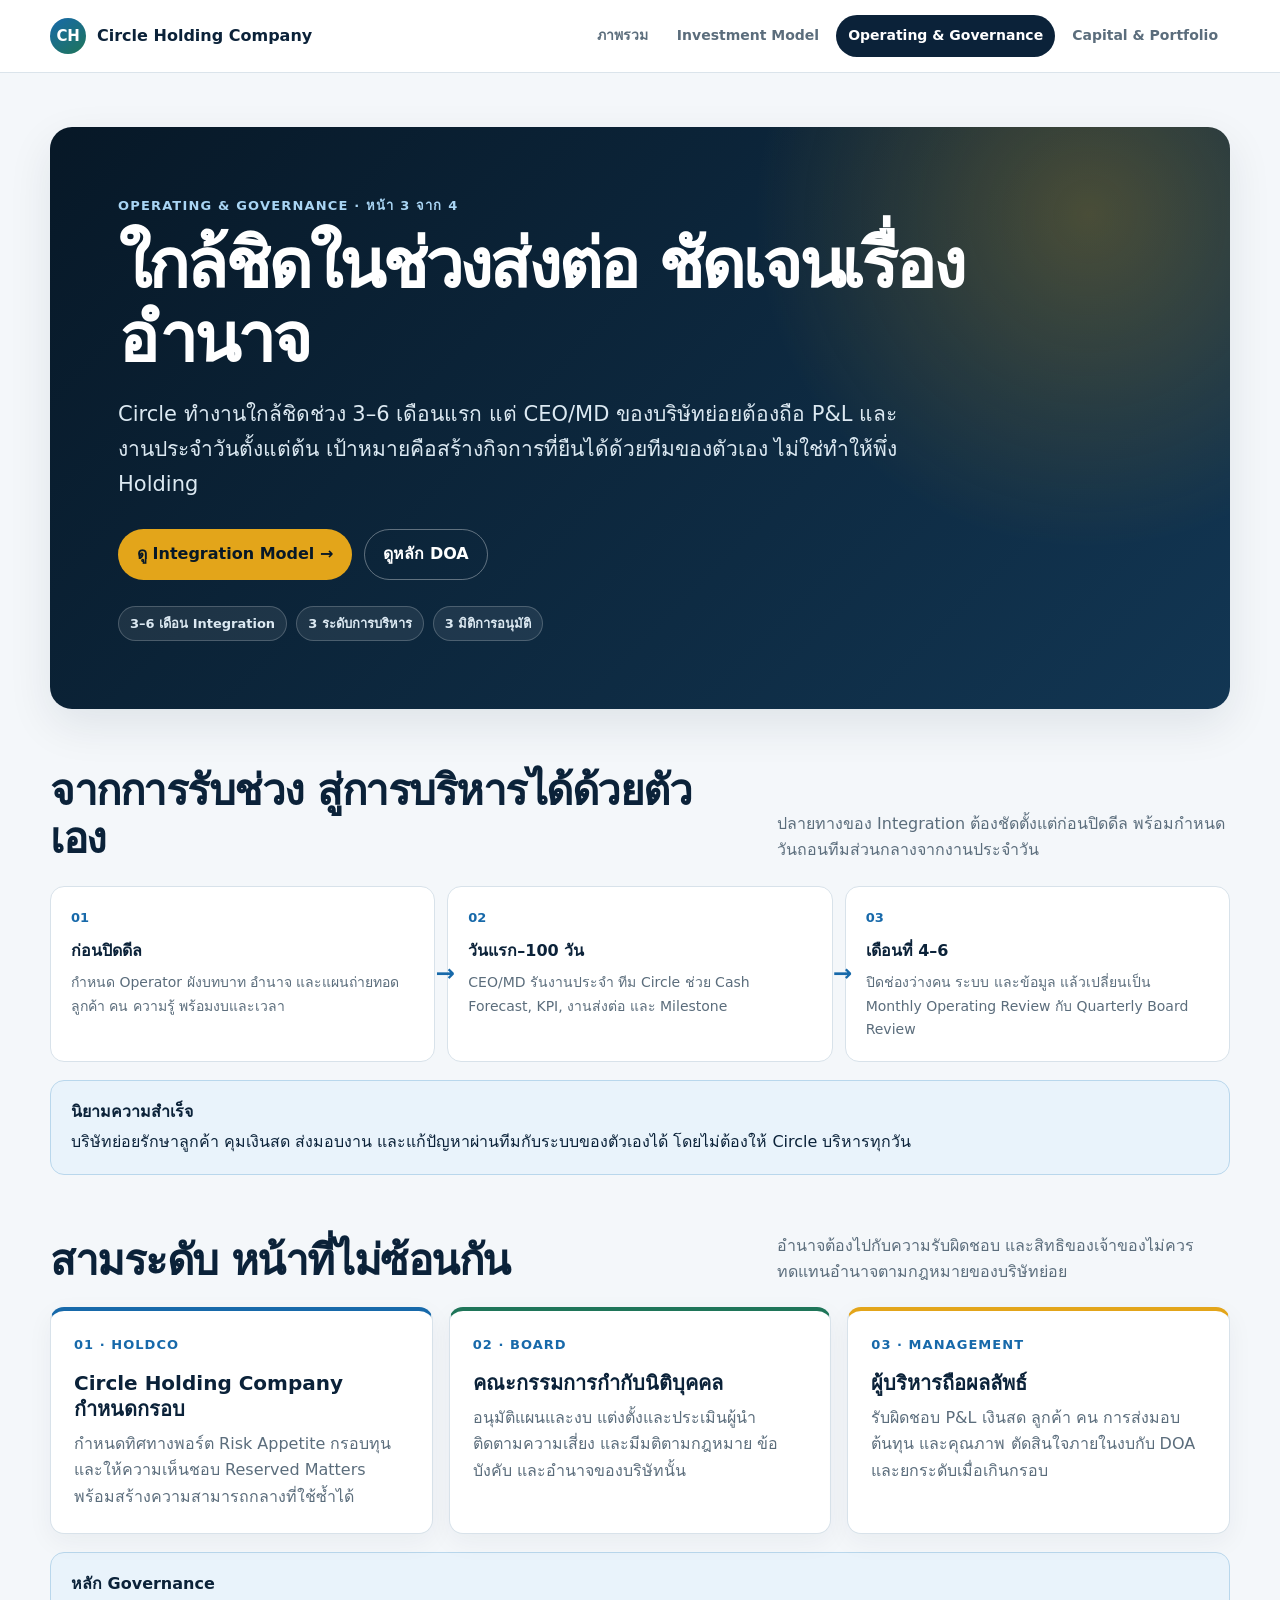
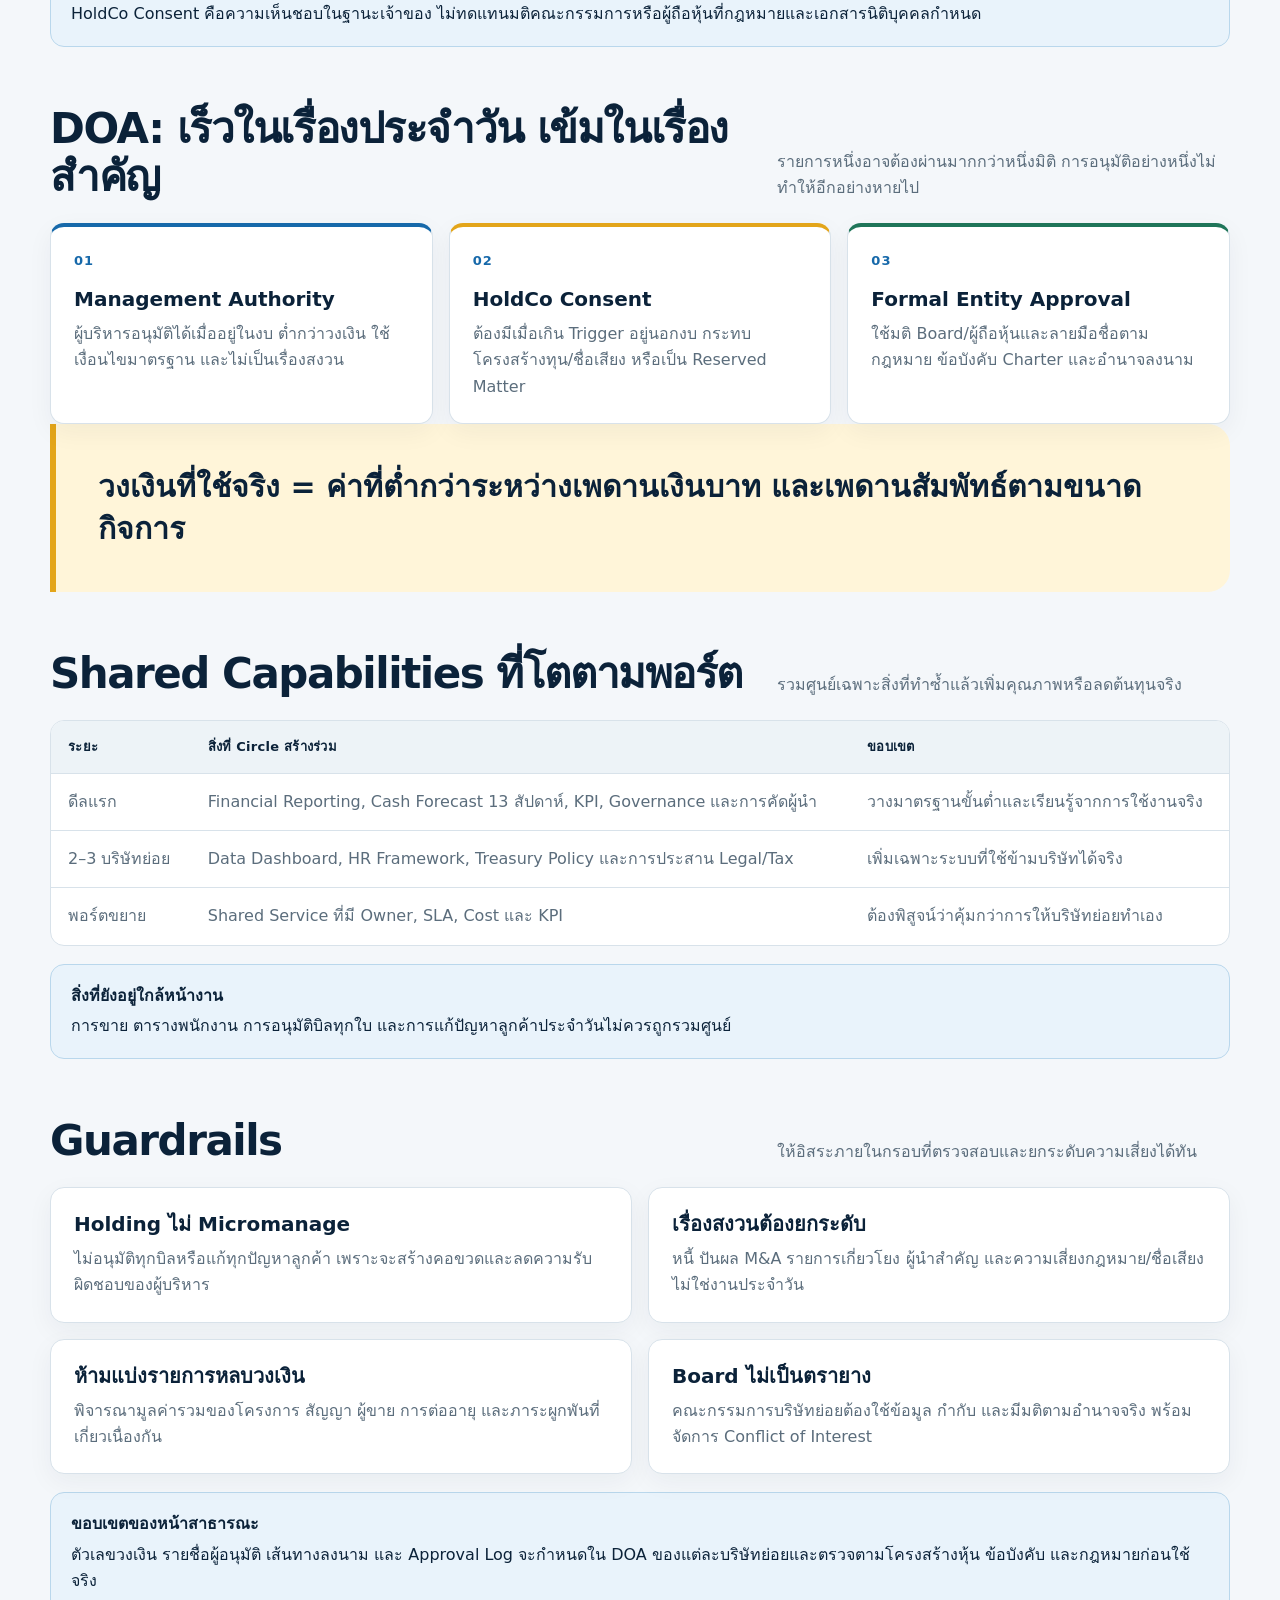
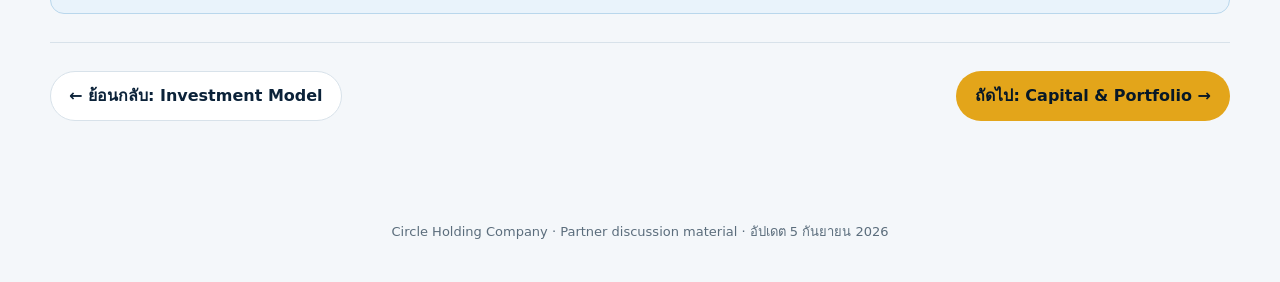
<file: operating-governance.html>
<!doctype html>
<html lang="th">
<head>
  <meta charset="utf-8">
  <meta name="viewport" content="width=device-width, initial-scale=1">
  <meta name="description" content="Operating Model, Governance และ Delegation of Authority ของ Circle Holding Company">
  <title>Operating &amp; Governance — Circle Holding Company</title>
  <link rel="stylesheet" href="styles.css">
</head>
<body>
  <header class="site-header">
    <div class="nav-wrap">
      <a class="brand" href="index.html" aria-label="Circle Holding Company — หน้าแรก">
        <span class="brand-mark" aria-hidden="true">CH</span>
        <span>Circle Holding Company</span>
      </a>
      <nav class="site-nav" aria-label="หัวข้อ Partner Blueprint">
        <a class="nav-link" href="index.html">ภาพรวม</a>
        <a class="nav-link" href="investment-model.html">Investment Model</a>
        <a class="nav-link" href="operating-governance.html" aria-current="page">Operating &amp; Governance</a>
        <a class="nav-link" href="capital-portfolio.html">Capital &amp; Portfolio</a>
      </nav>
    </div>
  </header>

  <main class="page-shell">
    <section class="hero">
      <p class="eyebrow">Operating &amp; Governance · หน้า 3 จาก 4</p>
      <h1>ใกล้ชิดในช่วงส่งต่อ ชัดเจนเรื่องอำนาจ</h1>
      <p class="hero-copy">Circle ทำงานใกล้ชิดช่วง 3–6 เดือนแรก แต่ CEO/MD ของบริษัทย่อยต้องถือ P&amp;L และงานประจำวันตั้งแต่ต้น เป้าหมายคือสร้างกิจการที่ยืนได้ด้วยทีมของตัวเอง ไม่ใช่ทำให้พึ่ง Holding</p>
      <div class="hero-actions">
        <a class="button" href="#integration">ดู Integration Model →</a>
        <a class="button secondary" href="#doa">ดูหลัก DOA</a>
      </div>
      <div class="status-row">
        <span class="pill">3–6 เดือน Integration</span>
        <span class="pill">3 ระดับการบริหาร</span>
        <span class="pill">3 มิติการอนุมัติ</span>
      </div>
    </section>

    <section class="section" id="integration" aria-labelledby="integration-title">
      <div class="section-heading">
        <h2 id="integration-title">จากการรับช่วง สู่การบริหารได้ด้วยตัวเอง</h2>
        <p>ปลายทางของ Integration ต้องชัดตั้งแต่ก่อนปิดดีล พร้อมกำหนดวันถอนทีมส่วนกลางจากงานประจำวัน</p>
      </div>
      <div class="flow three-steps">
        <div class="flow-step"><strong>ก่อนปิดดีล</strong><span>กำหนด Operator ผังบทบาท อำนาจ และแผนถ่ายทอดลูกค้า คน ความรู้ พร้อมงบและเวลา</span></div>
        <div class="flow-step"><strong>วันแรก–100 วัน</strong><span>CEO/MD รันงานประจำ ทีม Circle ช่วย Cash Forecast, KPI, งานส่งต่อ และ Milestone</span></div>
        <div class="flow-step"><strong>เดือนที่ 4–6</strong><span>ปิดช่องว่างคน ระบบ และข้อมูล แล้วเปลี่ยนเป็น Monthly Operating Review กับ Quarterly Board Review</span></div>
      </div>
      <div class="callout"><strong>นิยามความสำเร็จ</strong>บริษัทย่อยรักษาลูกค้า คุมเงินสด ส่งมอบงาน และแก้ปัญหาผ่านทีมกับระบบของตัวเองได้ โดยไม่ต้องให้ Circle บริหารทุกวัน</div>
    </section>

    <section class="section" aria-labelledby="roles-title">
      <div class="section-heading">
        <h2 id="roles-title">สามระดับ หน้าที่ไม่ซ้อนกัน</h2>
        <p>อำนาจต้องไปกับความรับผิดชอบ และสิทธิของเจ้าของไม่ควรทดแทนอำนาจตามกฎหมายของบริษัทย่อย</p>
      </div>
      <div class="grid three">
        <article class="card blue">
          <span class="card-number">01 · HOLDCO</span>
          <h3>Circle Holding Company กำหนดกรอบ</h3>
          <p>กำหนดทิศทางพอร์ต Risk Appetite กรอบทุน และให้ความเห็นชอบ Reserved Matters พร้อมสร้างความสามารถกลางที่ใช้ซ้ำได้</p>
        </article>
        <article class="card green">
          <span class="card-number">02 · BOARD</span>
          <h3>คณะกรรมการกำกับนิติบุคคล</h3>
          <p>อนุมัติแผนและงบ แต่งตั้งและประเมินผู้นำ ติดตามความเสี่ยง และมีมติตามกฎหมาย ข้อบังคับ และอำนาจของบริษัทนั้น</p>
        </article>
        <article class="card accent">
          <span class="card-number">03 · MANAGEMENT</span>
          <h3>ผู้บริหารถือผลลัพธ์</h3>
          <p>รับผิดชอบ P&amp;L เงินสด ลูกค้า คน การส่งมอบ ต้นทุน และคุณภาพ ตัดสินใจภายในงบกับ DOA และยกระดับเมื่อเกินกรอบ</p>
        </article>
      </div>
      <div class="callout"><strong>หลัก Governance</strong>HoldCo Consent คือความเห็นชอบในฐานะเจ้าของ ไม่ทดแทนมติคณะกรรมการหรือผู้ถือหุ้นที่กฎหมายและเอกสารนิติบุคคลกำหนด</div>
    </section>

    <section class="section" id="doa" aria-labelledby="doa-title">
      <div class="section-heading">
        <h2 id="doa-title">DOA: เร็วในเรื่องประจำวัน เข้มในเรื่องสำคัญ</h2>
        <p>รายการหนึ่งอาจต้องผ่านมากกว่าหนึ่งมิติ การอนุมัติอย่างหนึ่งไม่ทำให้อีกอย่างหายไป</p>
      </div>
      <div class="grid three">
        <article class="card blue"><span class="card-number">01</span><h3>Management Authority</h3><p>ผู้บริหารอนุมัติได้เมื่ออยู่ในงบ ต่ำกว่าวงเงิน ใช้เงื่อนไขมาตรฐาน และไม่เป็นเรื่องสงวน</p></article>
        <article class="card accent"><span class="card-number">02</span><h3>HoldCo Consent</h3><p>ต้องมีเมื่อเกิน Trigger อยู่นอกงบ กระทบโครงสร้างทุน/ชื่อเสียง หรือเป็น Reserved Matter</p></article>
        <article class="card green"><span class="card-number">03</span><h3>Formal Entity Approval</h3><p>ใช้มติ Board/ผู้ถือหุ้นและลายมือชื่อตามกฎหมาย ข้อบังคับ Charter และอำนาจลงนาม</p></article>
      </div>
      <div class="north-star">วงเงินที่ใช้จริง = ค่าที่ต่ำกว่าระหว่างเพดานเงินบาท และเพดานสัมพัทธ์ตามขนาดกิจการ</div>
    </section>

    <section class="section" aria-labelledby="shared-title">
      <div class="section-heading">
        <h2 id="shared-title">Shared Capabilities ที่โตตามพอร์ต</h2>
        <p>รวมศูนย์เฉพาะสิ่งที่ทำซ้ำแล้วเพิ่มคุณภาพหรือลดต้นทุนจริง</p>
      </div>
      <div class="table-wrap">
        <table>
          <thead><tr><th>ระยะ</th><th>สิ่งที่ Circle สร้างร่วม</th><th>ขอบเขต</th></tr></thead>
          <tbody>
            <tr><td>ดีลแรก</td><td>Financial Reporting, Cash Forecast 13 สัปดาห์, KPI, Governance และการคัดผู้นำ</td><td>วางมาตรฐานขั้นต่ำและเรียนรู้จากการใช้งานจริง</td></tr>
            <tr><td>2–3 บริษัทย่อย</td><td>Data Dashboard, HR Framework, Treasury Policy และการประสาน Legal/Tax</td><td>เพิ่มเฉพาะระบบที่ใช้ข้ามบริษัทได้จริง</td></tr>
            <tr><td>พอร์ตขยาย</td><td>Shared Service ที่มี Owner, SLA, Cost และ KPI</td><td>ต้องพิสูจน์ว่าคุ้มกว่าการให้บริษัทย่อยทำเอง</td></tr>
          </tbody>
        </table>
      </div>
      <div class="callout"><strong>สิ่งที่ยังอยู่ใกล้หน้างาน</strong>การขาย ตารางพนักงาน การอนุมัติบิลทุกใบ และการแก้ปัญหาลูกค้าประจำวันไม่ควรถูกรวมศูนย์</div>
    </section>

    <section class="section" aria-labelledby="guardrails-title">
      <div class="section-heading">
        <h2 id="guardrails-title">Guardrails</h2>
        <p>ให้อิสระภายในกรอบที่ตรวจสอบและยกระดับความเสี่ยงได้ทัน</p>
      </div>
      <div class="grid two">
        <article class="card"><h3>Holding ไม่ Micromanage</h3><p>ไม่อนุมัติทุกบิลหรือแก้ทุกปัญหาลูกค้า เพราะจะสร้างคอขวดและลดความรับผิดชอบของผู้บริหาร</p></article>
        <article class="card"><h3>เรื่องสงวนต้องยกระดับ</h3><p>หนี้ ปันผล M&amp;A รายการเกี่ยวโยง ผู้นำสำคัญ และความเสี่ยงกฎหมาย/ชื่อเสียงไม่ใช่งานประจำวัน</p></article>
        <article class="card"><h3>ห้ามแบ่งรายการหลบวงเงิน</h3><p>พิจารณามูลค่ารวมของโครงการ สัญญา ผู้ขาย การต่ออายุ และภาระผูกพันที่เกี่ยวเนื่องกัน</p></article>
        <article class="card"><h3>Board ไม่เป็นตรายาง</h3><p>คณะกรรมการบริษัทย่อยต้องใช้ข้อมูล กำกับ และมีมติตามอำนาจจริง พร้อมจัดการ Conflict of Interest</p></article>
      </div>
    </section>

    <aside class="callout"><strong>ขอบเขตของหน้าสาธารณะ</strong>ตัวเลขวงเงิน รายชื่อผู้อนุมัติ เส้นทางลงนาม และ Approval Log จะกำหนดใน DOA ของแต่ละบริษัทย่อยและตรวจตามโครงสร้างหุ้น ข้อบังคับ และกฎหมายก่อนใช้จริง</aside>

    <nav class="page-actions" aria-label="เปลี่ยนหน้า">
      <a class="button ghost" href="investment-model.html">← ย้อนกลับ: Investment Model</a>
      <a class="button" href="capital-portfolio.html">ถัดไป: Capital &amp; Portfolio →</a>
    </nav>
  </main>

  <footer class="site-footer">Circle Holding Company · Partner discussion material · อัปเดต 5 กันยายน 2026</footer>
</body>
</html>
</file>
<file: styles.css>
:root {
  color-scheme: light;
  --navy-950: #071827;
  --navy-900: #0b2239;
  --navy-800: #123653;
  --blue-700: #1769aa;
  --blue-100: #e9f3fb;
  --gold-500: #e3a51a;
  --gold-100: #fff5d9;
  --green-700: #1f7559;
  --green-100: #e7f5ef;
  --red-700: #a33d3d;
  --red-100: #fff0ef;
  --ink: #172b3a;
  --muted: #5b6d7c;
  --line: #d8e2ea;
  --surface: #ffffff;
  --surface-soft: #f4f7fa;
  --shadow: 0 16px 45px rgba(8, 34, 57, 0.09);
  --radius-lg: 22px;
  --radius-md: 14px;
}

* { box-sizing: border-box; }

html { scroll-behavior: smooth; }

body {
  margin: 0;
  color: var(--ink);
  background: var(--surface-soft);
  font-family: Inter, ui-sans-serif, system-ui, -apple-system, BlinkMacSystemFont, "Segoe UI", sans-serif;
  line-height: 1.65;
}

a { color: inherit; }

a:focus-visible {
  outline: 3px solid var(--gold-500);
  outline-offset: 3px;
}

.site-header {
  position: sticky;
  top: 0;
  z-index: 20;
  border-bottom: 1px solid rgba(216, 226, 234, 0.92);
  background: rgba(255, 255, 255, 0.95);
  backdrop-filter: blur(14px);
}

.nav-wrap {
  display: flex;
  align-items: center;
  justify-content: space-between;
  gap: 24px;
  width: min(1180px, calc(100% - 36px));
  margin: 0 auto;
  min-height: 72px;
}

.brand {
  display: inline-flex;
  align-items: center;
  gap: 11px;
  min-width: max-content;
  color: var(--navy-900);
  font-weight: 800;
  text-decoration: none;
}

.brand-mark {
  display: grid;
  width: 36px;
  height: 36px;
  place-items: center;
  border-radius: 50%;
  color: #fff;
  background: linear-gradient(145deg, var(--blue-700), var(--green-700));
  font-size: 15px;
  letter-spacing: -0.02em;
}

.site-nav {
  display: flex;
  align-items: center;
  gap: 5px;
  overflow-x: auto;
  scrollbar-width: none;
}

.site-nav::-webkit-scrollbar { display: none; }

.nav-link {
  padding: 9px 12px;
  border-radius: 999px;
  color: var(--muted);
  font-size: 14px;
  font-weight: 700;
  text-decoration: none;
  white-space: nowrap;
}

.nav-link:hover { color: var(--navy-900); background: var(--blue-100); }
.nav-link[aria-current="page"] { color: #fff; background: var(--navy-900); }

.page-shell {
  width: min(1180px, calc(100% - 36px));
  margin: 0 auto;
  padding: 54px 0 72px;
}

.hero {
  position: relative;
  overflow: hidden;
  padding: clamp(32px, 6vw, 68px);
  border-radius: var(--radius-lg);
  color: #fff;
  background:
    radial-gradient(circle at 88% 15%, rgba(227, 165, 26, 0.28), transparent 29%),
    linear-gradient(135deg, var(--navy-950), var(--navy-800));
  box-shadow: var(--shadow);
}

.eyebrow {
  margin: 0 0 12px;
  color: #a9d5f4;
  font-size: 13px;
  font-weight: 800;
  letter-spacing: 0.09em;
  text-transform: uppercase;
}

.hero h1 {
  max-width: 880px;
  margin: 0;
  font-size: clamp(34px, 6vw, 68px);
  line-height: 1.08;
  letter-spacing: -0.045em;
}

.hero-copy {
  max-width: 790px;
  margin: 22px 0 0;
  color: #dce9f2;
  font-size: clamp(17px, 2vw, 21px);
}

.hero-actions,
.page-actions {
  display: flex;
  flex-wrap: wrap;
  gap: 12px;
  margin-top: 28px;
}

.button {
  display: inline-flex;
  align-items: center;
  justify-content: center;
  min-height: 46px;
  padding: 11px 18px;
  border: 1px solid transparent;
  border-radius: 999px;
  background: var(--gold-500);
  color: var(--navy-950);
  font-weight: 800;
  text-decoration: none;
}

.button:hover { filter: brightness(1.04); }
.button.secondary { border-color: rgba(255, 255, 255, 0.35); color: #fff; background: transparent; }
.button.ghost { border-color: var(--line); color: var(--navy-900); background: #fff; }

.status-row {
  display: flex;
  flex-wrap: wrap;
  gap: 9px;
  margin-top: 26px;
}

.pill {
  display: inline-flex;
  align-items: center;
  min-height: 34px;
  padding: 6px 11px;
  border: 1px solid rgba(255, 255, 255, 0.2);
  border-radius: 999px;
  color: #dce9f2;
  background: rgba(255, 255, 255, 0.08);
  font-size: 13px;
  font-weight: 700;
}

.section { margin-top: 58px; }

.section-heading {
  display: grid;
  grid-template-columns: minmax(0, 1fr) minmax(260px, 0.65fr);
  gap: 30px;
  align-items: end;
  margin-bottom: 22px;
}

.section-heading h2 {
  margin: 0;
  color: var(--navy-900);
  font-size: clamp(27px, 4vw, 42px);
  line-height: 1.15;
  letter-spacing: -0.035em;
}

.section-heading p { margin: 0; color: var(--muted); }

.grid { display: grid; gap: 16px; }
.grid.two { grid-template-columns: repeat(2, minmax(0, 1fr)); }
.grid.three { grid-template-columns: repeat(3, minmax(0, 1fr)); }
.grid.four { grid-template-columns: repeat(4, minmax(0, 1fr)); }

.card {
  padding: 23px;
  border: 1px solid var(--line);
  border-radius: var(--radius-md);
  background: var(--surface);
  box-shadow: 0 8px 26px rgba(8, 34, 57, 0.05);
}

.card h3 { margin: 0 0 9px; color: var(--navy-900); font-size: 20px; line-height: 1.3; }
.card p { margin: 0; color: var(--muted); }
.card p + p { margin-top: 10px; }
.card ul { margin: 12px 0 0; padding-left: 20px; color: var(--muted); }
.card.accent { border-top: 4px solid var(--gold-500); }
.card.blue { border-top: 4px solid var(--blue-700); }
.card.green { border-top: 4px solid var(--green-700); }
.card.danger { border-top: 4px solid var(--red-700); }

.card-link {
  display: block;
  transition: transform 150ms ease, box-shadow 150ms ease;
  text-decoration: none;
}

.card-link:hover { transform: translateY(-3px); box-shadow: var(--shadow); }
.card-number { display: block; margin-bottom: 14px; color: var(--blue-700); font-size: 13px; font-weight: 900; letter-spacing: 0.08em; }
.card-link .link-label { display: inline-block; margin-top: 18px; color: var(--blue-700); font-weight: 800; }

.north-star {
  padding: clamp(26px, 4vw, 42px);
  border-left: 6px solid var(--gold-500);
  border-radius: 0 var(--radius-lg) var(--radius-lg) 0;
  color: var(--navy-900);
  background: var(--gold-100);
  font-size: clamp(21px, 3vw, 30px);
  font-weight: 800;
  line-height: 1.4;
}

.table-wrap {
  overflow-x: auto;
  border: 1px solid var(--line);
  border-radius: var(--radius-md);
  background: #fff;
}

table { width: 100%; border-collapse: collapse; min-width: 700px; }
th, td { padding: 15px 17px; border-bottom: 1px solid var(--line); text-align: left; vertical-align: top; }
th { color: var(--navy-900); background: #edf3f7; font-size: 13px; letter-spacing: 0.02em; }
td { color: var(--muted); }
tr:last-child td { border-bottom: 0; }

.tag {
  display: inline-flex;
  padding: 4px 9px;
  border-radius: 999px;
  font-size: 12px;
  font-weight: 800;
  white-space: nowrap;
}

.tag.confirmed { color: var(--green-700); background: var(--green-100); }
.tag.working { color: #805b05; background: var(--gold-100); }
.tag.open { color: var(--red-700); background: var(--red-100); }

.flow {
  display: grid;
  grid-template-columns: repeat(5, minmax(0, 1fr));
  gap: 12px;
  align-items: stretch;
  counter-reset: flow;
}

.flow.three-steps { grid-template-columns: repeat(3, minmax(0, 1fr)); }
.flow.four-steps { grid-template-columns: repeat(4, minmax(0, 1fr)); }
.flow.seven-steps { grid-template-columns: repeat(7, minmax(145px, 1fr)); overflow-x: auto; padding: 4px 4px 22px; }

.flow-step {
  position: relative;
  min-height: 144px;
  padding: 20px;
  border: 1px solid var(--line);
  border-radius: var(--radius-md);
  background: #fff;
}

.flow-step::before {
  counter-increment: flow;
  content: counter(flow, decimal-leading-zero);
  display: block;
  margin-bottom: 10px;
  color: var(--blue-700);
  font-size: 13px;
  font-weight: 900;
}

.flow-step::after {
  content: "→";
  position: absolute;
  top: 50%;
  right: -11px;
  z-index: 2;
  transform: translate(50%, -50%);
  color: var(--blue-700);
  font-size: 23px;
  font-weight: 900;
}

.flow-step:last-child::after { display: none; }
.flow-step strong { display: block; color: var(--navy-900); }
.flow-step span { display: block; margin-top: 7px; color: var(--muted); font-size: 14px; }

.callout {
  margin-top: 18px;
  padding: 18px 20px;
  border: 1px solid #b9d7ec;
  border-radius: var(--radius-md);
  color: var(--navy-900);
  background: var(--blue-100);
}

.callout strong { display: block; margin-bottom: 4px; }

.formula {
  margin-top: 16px;
  padding: 16px 18px;
  border-radius: 12px;
  color: #eef7ff;
  background: var(--navy-900);
  font-family: ui-monospace, SFMono-Regular, Menlo, Consolas, monospace;
  font-size: 14px;
  line-height: 1.55;
}

.check-list {
  display: grid;
  grid-template-columns: repeat(2, minmax(0, 1fr));
  gap: 10px;
  margin: 15px 0 0;
  padding: 0;
  list-style: none;
}

.check-list li {
  position: relative;
  padding: 14px 16px 14px 43px;
  border: 1px solid var(--line);
  border-radius: 12px;
  color: var(--muted);
  background: #fff;
}

.check-list li::before {
  content: "✓";
  position: absolute;
  top: 13px;
  left: 15px;
  display: grid;
  width: 20px;
  height: 20px;
  place-items: center;
  border-radius: 50%;
  color: #fff;
  background: var(--green-700);
  font-size: 12px;
  font-weight: 900;
}

details {
  margin-top: 18px;
  padding: 17px 19px;
  border: 1px solid var(--line);
  border-radius: var(--radius-md);
  background: #fff;
}

summary { cursor: pointer; color: var(--navy-900); font-weight: 800; }
details p { color: var(--muted); }

.decision-list { display: grid; gap: 10px; margin: 0; padding: 0; list-style: none; }
.decision-list li { padding: 15px 17px; border-left: 4px solid var(--gold-500); background: #fff; }

.page-actions {
  justify-content: space-between;
  padding-top: 28px;
  border-top: 1px solid var(--line);
}

.site-footer {
  padding: 28px 18px 40px;
  color: var(--muted);
  text-align: center;
  font-size: 13px;
}

@media (max-width: 960px) {
  .nav-wrap { align-items: flex-start; flex-direction: column; gap: 8px; padding: 13px 0; }
  .site-nav { width: 100%; padding-bottom: 2px; }
  .section-heading { grid-template-columns: 1fr; gap: 10px; }
  .grid.four, .grid.three { grid-template-columns: repeat(2, minmax(0, 1fr)); }
  .flow, .flow.three-steps, .flow.four-steps, .flow.seven-steps { grid-template-columns: 1fr; overflow: visible; padding: 0; }
  .flow-step { min-height: auto; }
  .flow-step::after { top: auto; right: 50%; bottom: -20px; transform: translate(50%, 50%) rotate(90deg); }
}

@media (max-width: 640px) {
  .site-nav {
    display: grid;
    grid-template-columns: repeat(2, minmax(0, 1fr));
    gap: 6px;
    overflow: visible;
  }
  .nav-link {
    padding: 8px 9px;
    text-align: center;
    white-space: normal;
  }
  .page-shell { width: min(100% - 24px, 1180px); padding-top: 24px; }
  .hero { padding: 30px 22px; }
  .hero h1 { font-size: 36px; }
  .grid.two, .grid.three, .grid.four { grid-template-columns: 1fr; }
  .check-list { grid-template-columns: 1fr; }
  .card { padding: 19px; }
  .page-actions { align-items: stretch; flex-direction: column; }
  .page-actions .button { width: 100%; }
}

@media (prefers-reduced-motion: reduce) {
  html { scroll-behavior: auto; }
  .card-link { transition: none; }
}

@media print {
  .site-header, .hero-actions, .page-actions { display: none; }
  body { background: #fff; }
  .page-shell { width: 100%; padding: 0; }
  .hero { color: var(--ink); background: #fff; box-shadow: none; border: 1px solid var(--line); }
  .hero-copy, .eyebrow { color: var(--muted); }
  .card, .table-wrap { break-inside: avoid; box-shadow: none; }
}
</file>
